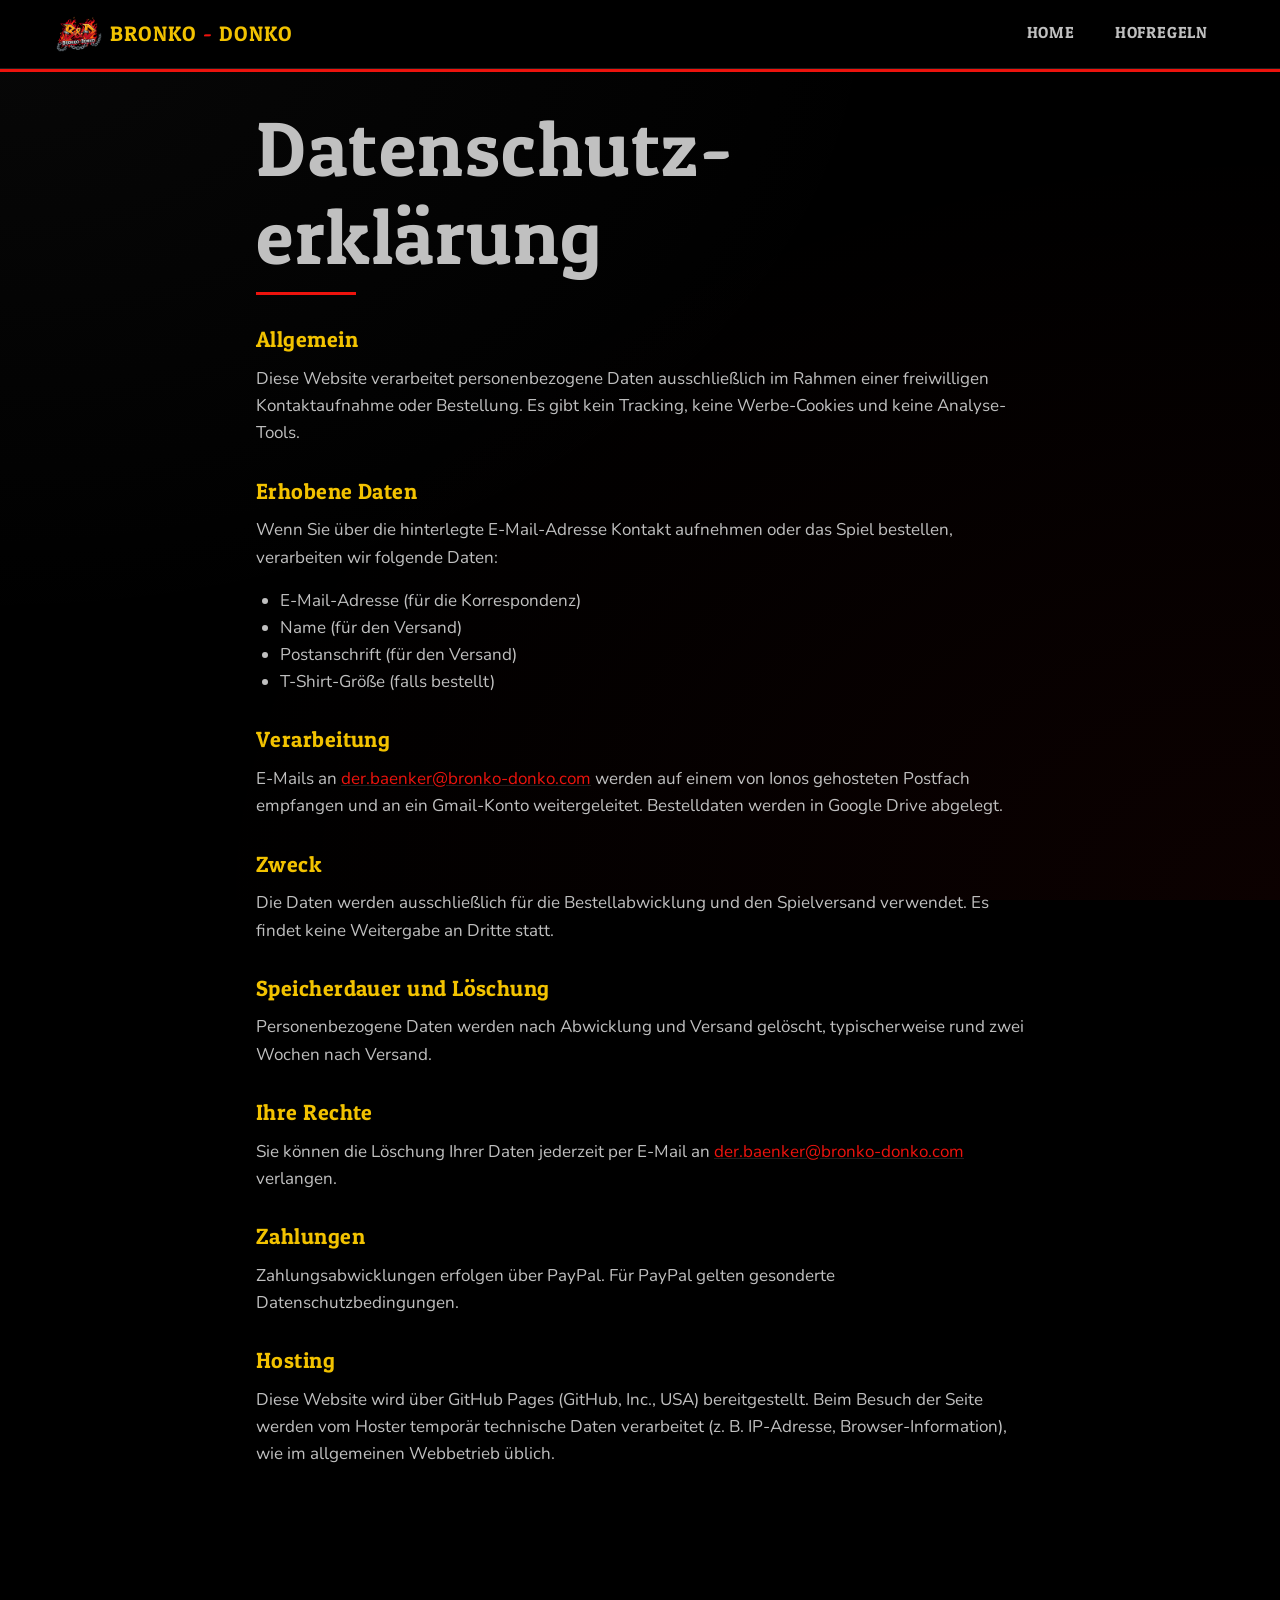
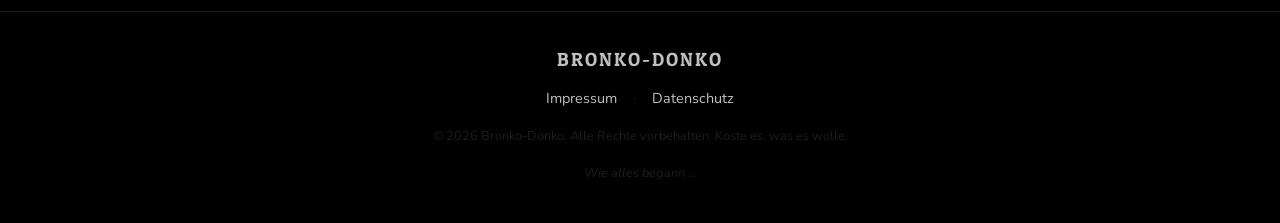
<file: datenschutzerklarung/index.html>
<!DOCTYPE html>
<html lang="de">
<head>
  <meta charset="UTF-8" />
  <link rel="icon" type="image/png" href="../assets/images/logo.png" />
  <link rel="apple-touch-icon" href="../assets/images/logo.png" />
  <meta name="viewport" content="width=device-width, initial-scale=1.0" />
  <title>Datenschutzerklärung · Bronko-Donko</title>
  <meta name="description" content="Datenschutzerklärung der Bronko-Donko-Website." />
  <meta name="robots" content="noindex" />
  <link rel="preconnect" href="https://fonts.googleapis.com" />
  <link rel="preconnect" href="https://fonts.gstatic.com" crossorigin />
  <link rel="stylesheet" href="https://fonts.googleapis.com/css2?family=Patua+One&family=Nunito:wght@400;700&display=swap" />
  <link rel="stylesheet" href="../css/styles.css?v=5" />
</head>
<body>
  <a href="#main" class="skip-link">Zum Inhalt springen</a>

  <header class="site-header">
    <div class="site-header__inner">
      <a href="../" class="brand"><img src="../assets/images/logo.png" alt="" class="brand__logo" width="46" height="36" />BRONKO<span class="brand__highlight">-</span>DONKO</a>
      <button class="nav-toggle" type="button" aria-label="Menü öffnen" aria-expanded="false" aria-controls="nav">
        <span class="nav-toggle__icon"></span>
      </button>
      <nav class="nav" id="nav" aria-label="Hauptmenü">
        <ul class="nav__list">
          <li><a class="nav__link" href="../">Home</a></li>
          <li><a class="nav__link" href="../hofregeln/">Hofregeln</a></li>
        </ul>
      </nav>
    </div>
  </header>

  <hr class="divider" />

  <main id="main" class="legal-page">
    <h1>Datenschutz&shy;erklärung</h1>

    <h2>Allgemein</h2>
    <p>Diese Website verarbeitet personenbezogene Daten ausschließlich im Rahmen einer freiwilligen Kontaktaufnahme oder Bestellung. Es gibt kein Tracking, keine Werbe-Cookies und keine Analyse-Tools.</p>

    <h2>Erhobene Daten</h2>
    <p>Wenn Sie über die hinterlegte E-Mail-Adresse Kontakt aufnehmen oder das Spiel bestellen, verarbeiten wir folgende Daten:</p>
    <ul class="bullet-list">
      <li>E-Mail-Adresse (für die Korrespondenz)</li>
      <li>Name (für den Versand)</li>
      <li>Postanschrift (für den Versand)</li>
      <li>T-Shirt-Größe (falls bestellt)</li>
    </ul>

    <h2>Verarbeitung</h2>
    <p>E-Mails an <a href="mailto:der.baenker@bronko-donko.com">der.baenker@bronko-donko.com</a> werden auf einem von Ionos gehosteten Postfach empfangen und an ein Gmail-Konto weitergeleitet. Bestelldaten werden in Google Drive abgelegt.</p>

    <h2>Zweck</h2>
    <p>Die Daten werden ausschließlich für die Bestellabwicklung und den Spielversand verwendet. Es findet keine Weitergabe an Dritte statt.</p>

    <h2>Speicherdauer und Löschung</h2>
    <p>Personenbezogene Daten werden nach Abwicklung und Versand gelöscht, typischerweise rund zwei Wochen nach Versand.</p>

    <h2>Ihre Rechte</h2>
    <p>Sie können die Löschung Ihrer Daten jederzeit per E-Mail an <a href="mailto:der.baenker@bronko-donko.com">der.baenker@bronko-donko.com</a> verlangen.</p>

    <h2>Zahlungen</h2>
    <p>Zahlungsabwicklungen erfolgen über PayPal. Für PayPal gelten gesonderte Datenschutzbedingungen.</p>

    <h2>Hosting</h2>
    <p>Diese Website wird über GitHub Pages (GitHub, Inc., USA) bereitgestellt. Beim Besuch der Seite werden vom Hoster temporär technische Daten verarbeitet (z. B. IP-Adresse, Browser-Information), wie im allgemeinen Webbetrieb üblich.</p>
  </main>

  <footer class="site-footer">
    <div class="site-footer__brand">BRONKO-DONKO</div>
    <ul class="site-footer__links">
      <li><a href="../impressum/">Impressum</a></li>
      <li class="sep">·</li>
      <li><a href="./">Datenschutz</a></li>
    </ul>
    <p class="site-footer__legal">© 2026 Bronko-Donko. Alle Rechte vorbehalten. Koste es, was es wolle.</p>
    <p class="site-footer__easter"><a href="../story/">Wie alles begann …</a></p>
  </footer>

  <script src="../js/app.js?v=3"></script>
</body>
</html>
</file>
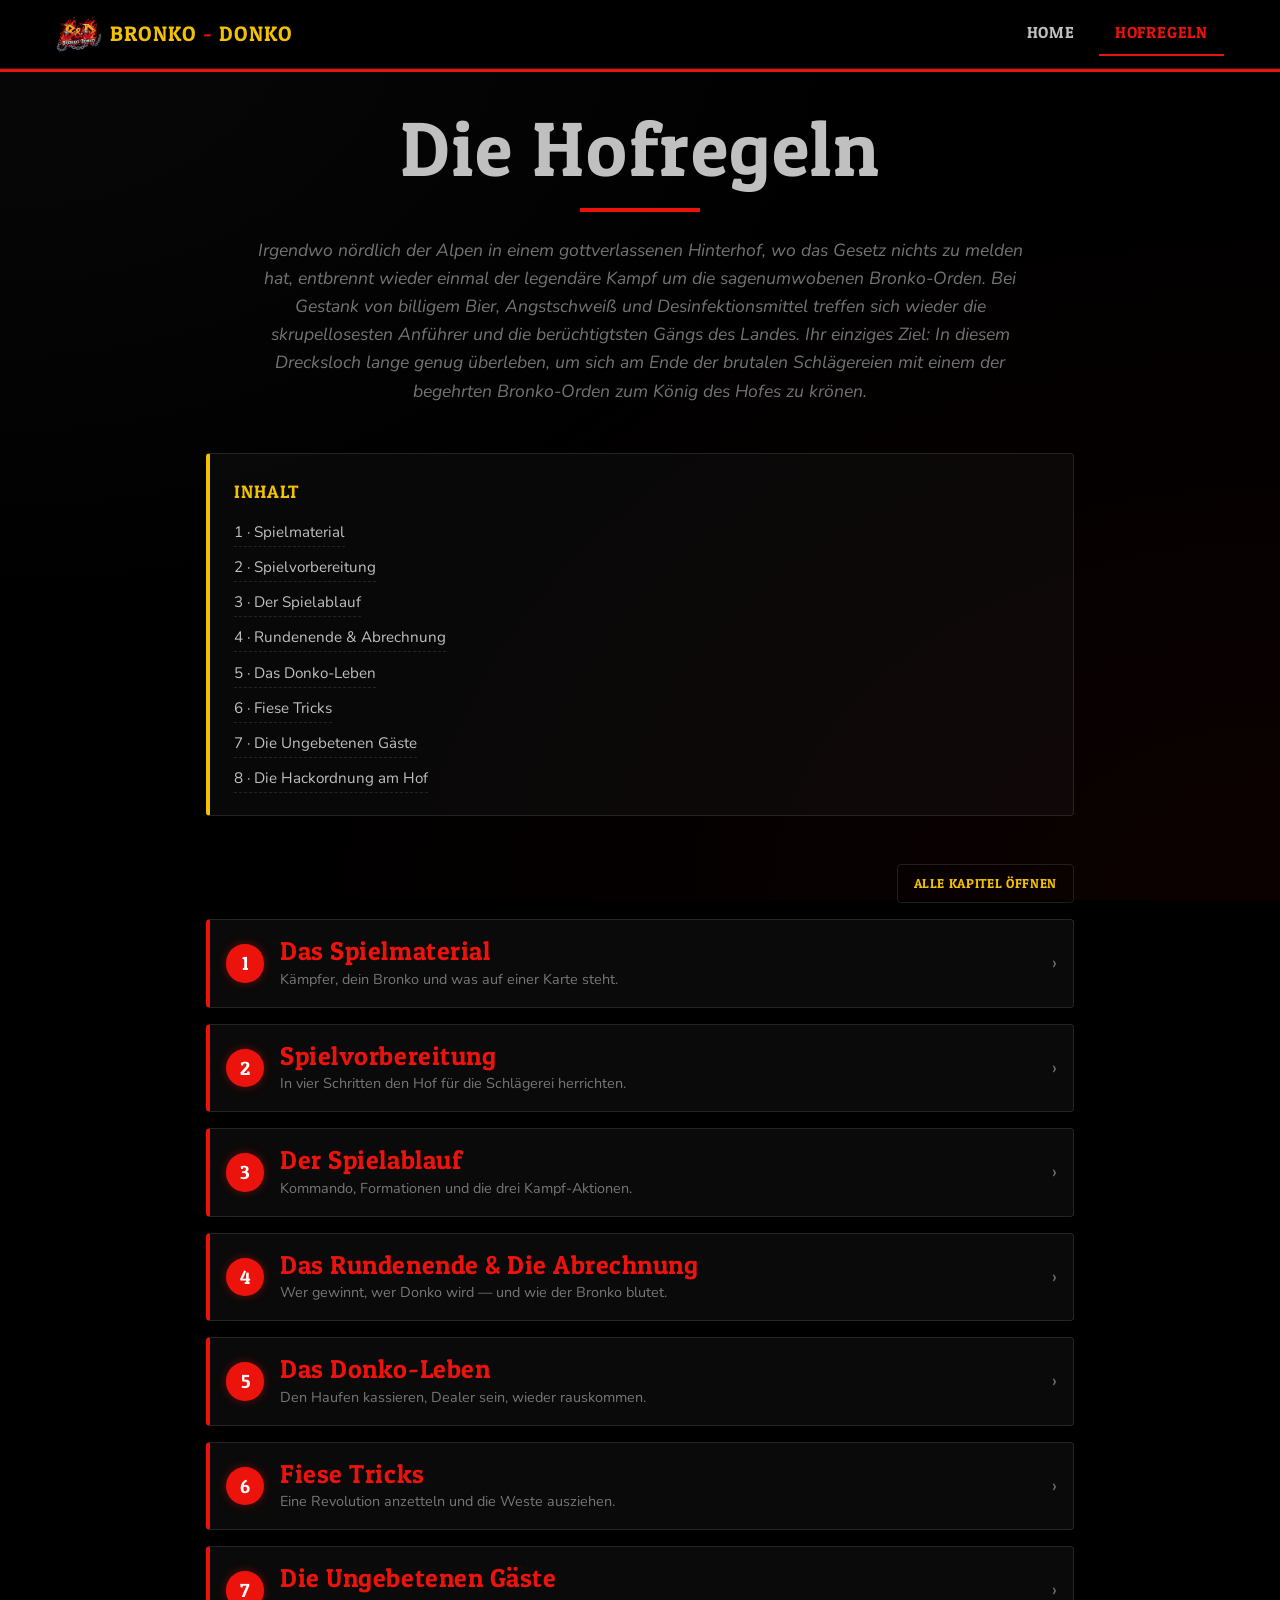
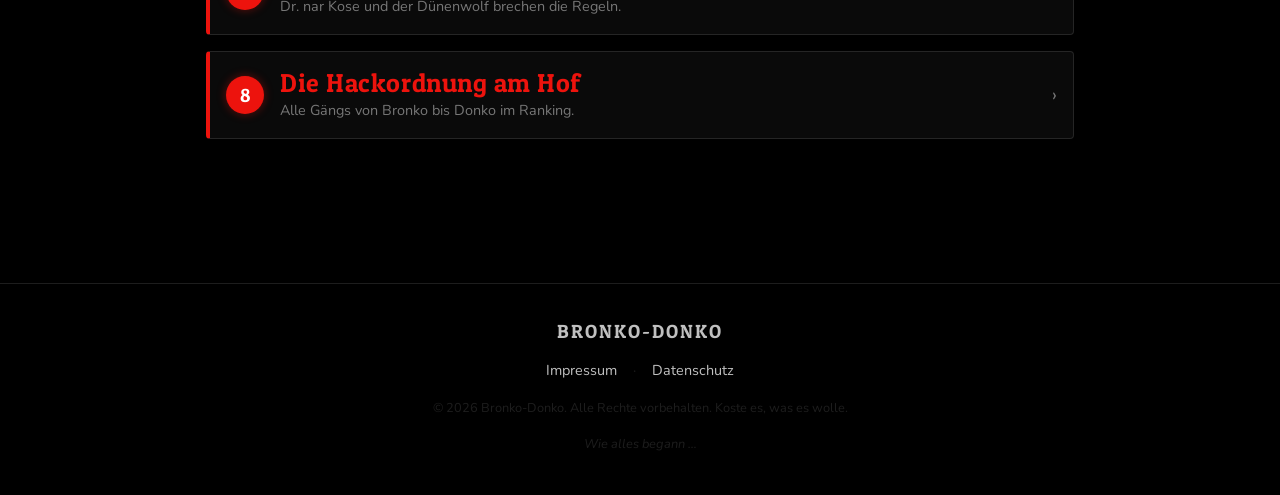
<file: hofregeln/index.html>
<!DOCTYPE html>
<html lang="de">
<head>
  <meta charset="UTF-8" />
  <link rel="icon" type="image/png" href="../assets/images/logo.png" />
  <link rel="apple-touch-icon" href="../assets/images/logo.png" />
  <meta name="viewport" content="width=device-width, initial-scale=1.0" />
  <title>Hofregeln · Bronko-Donko</title>
  <meta name="description" content="Die Hofregeln des Kartenspiels Bronko-Donko — Spielmaterial, Vorbereitung, Ablauf, Abrechnung, das Donko-Leben, fiese Tricks und die Gäng-Hierarchie." />
  <link rel="preconnect" href="https://fonts.googleapis.com" />
  <link rel="preconnect" href="https://fonts.gstatic.com" crossorigin />
  <link rel="stylesheet" href="https://fonts.googleapis.com/css2?family=Patua+One&family=Nunito:wght@400;700&display=swap" />
  <link rel="stylesheet" href="../css/styles.css?v=5" />
  <noscript><style>.reveal{opacity:1 !important;transform:none !important;}</style></noscript>
</head>
<body>
  <a href="#main" class="skip-link">Zum Inhalt springen</a>

  <header class="site-header">
    <div class="site-header__inner">
      <a href="../" class="brand"><img src="../assets/images/logo.png" alt="" class="brand__logo" width="46" height="36" />BRONKO<span class="brand__highlight">-</span>DONKO</a>
      <button class="nav-toggle" type="button" aria-label="Menü öffnen" aria-expanded="false" aria-controls="nav">
        <span class="nav-toggle__icon"></span>
      </button>
      <nav class="nav" id="nav" aria-label="Hauptmenü">
        <ul class="nav__list">
          <li><a class="nav__link" href="../">Home</a></li>
          <li><a class="nav__link is-active" href="./">Hofregeln</a></li>
        </ul>
      </nav>
    </div>
  </header>

  <hr class="divider" />

  <main id="main" class="hofregeln-page">

    <h1>Die Hofregeln</h1>

    <p class="hofregeln-page__intro">Irgendwo nördlich der Alpen in einem gottverlassenen Hinterhof, wo das Gesetz nichts zu melden hat, entbrennt wieder einmal der legendäre Kampf um die sagenumwobenen Bronko-Orden. Bei Gestank von billigem Bier, Angstschweiß und Desinfektionsmittel treffen sich wieder die skrupellosesten Anführer und die berüchtigtsten Gängs des Landes. Ihr einziges Ziel: In diesem Drecksloch lange genug überleben, um sich am Ende der brutalen Schlägereien mit einem der begehrten Bronko-Orden zum König des Hofes zu krönen.</p>

    <nav class="toc" aria-label="Inhalt">
      <div class="toc__title">Inhalt</div>
      <ul class="toc__list">
        <li><a class="toc__link" href="#kapitel1">1 · Spielmaterial</a></li>
        <li><a class="toc__link" href="#kapitel2">2 · Spielvorbereitung</a></li>
        <li><a class="toc__link" href="#kapitel3">3 · Der Spielablauf</a></li>
        <li><a class="toc__link" href="#kapitel4">4 · Rundenende &amp; Abrechnung</a></li>
        <li><a class="toc__link" href="#kapitel5">5 · Das Donko-Leben</a></li>
        <li><a class="toc__link" href="#kapitel6">6 · Fiese Tricks</a></li>
        <li><a class="toc__link" href="#kapitel7">7 · Die Ungebetenen Gäste</a></li>
        <li><a class="toc__link" href="#kapitel8">8 · Die Hackordnung am Hof</a></li>
      </ul>
    </nav>

    <div class="rules-tools">
      <button type="button" class="rules-toggle-all" data-toggle-all aria-expanded="false">Alle Kapitel öffnen</button>
    </div>

    <details class="chapter" id="kapitel1">
      <summary class="chapter__summary">
        <span class="chapter__num">1</span>
        <span class="chapter__head">
          <span class="chapter__title">Das Spielmaterial</span>
          <span class="chapter__teaser">Kämpfer, dein Bronko und was auf einer Karte steht.</span>
        </span>
        <span class="chapter__chevron" aria-hidden="true">&rsaquo;</span>
      </summary>
      <div class="chapter__body hofregeln-section">
        <p>Bronko-Donko verwendet zwei komplett getrennte Kartentypen. Sie unterscheiden sich grundlegend durch ihre Rückseite:</p>

        <div class="type-compare">
          <div class="type-card" id="kaempfer">
            <img class="type-card__img" src="../assets/images/cards/special/rueckseite.png" alt="Kämpfer-Rückseite mit B&amp;D-Logo" loading="lazy" />
            <div class="type-card__name">Die Kämpfer</div>
            <div class="type-card__meta">34 Karten · B&amp;D-Logo</div>
            <p class="type-card__desc"><strong>Die Kämpfer (34 Karten):</strong> Haben das <strong>B&amp;D-Logo</strong> auf der Rückseite. Das sind deine Handkarten, die du während der Schlägerei ausspielst.</p>
          </div>
          <div class="type-card" id="bronko-lp">
            <img class="type-card__img" src="../assets/images/placeholder.svg" alt="Bronko-LP-Karte – Grafik folgt" loading="lazy" />
            <div class="type-card__name">Dein Bronko</div>
            <div class="type-card__meta">2× 10 Karten · 100 LP · Faust</div>
            <p class="type-card__desc"><strong>Dein Bronko (LP):</strong> Trägt die <strong>Faust</strong> auf der Rückseite. Dein eigener Bronko ist deine Lebensanzeige — ein offener <strong>10-Karten-Stapel mit 100 LP</strong>. Wie er aufgebaut wird, steht in der Spielvorbereitung.</p>
          </div>
        </div>

        <div class="note-box"><strong>Nur die 4-Spieler-Ausgabe?</strong> Dann gibt es diese Bronko-LP-Karten leider nicht. Nimm einfach <strong>10 beliebige LP-Karten</strong> als Stapel und stell dir vor, dass jede davon <strong>10 LP</strong> repräsentiert.</div>

        <h3>Die Merkmale einer Kämpferkarte</h3>
        <p>Jede Kämpferkarte verfügt über wichtige Informationen, die du für den Kampf kennen musst:</p>

        <div class="card-anatomy">
          <div class="card-anatomy__fig">
            <img src="../assets/images/cards/burning-guenther-staerke.png" alt="Kämpferkarte Burning Günther – Stärke 8 der Bronko" loading="lazy" />
            <span class="anatomy-marker" style="left:18%;top:8%" aria-hidden="true"><span class="anatomy-marker__no">1</span><span class="anatomy-marker__txt">Stärke</span></span>
            <span class="anatomy-marker" style="left:9%;top:50%" aria-hidden="true"><span class="anatomy-marker__no">2</span><span class="anatomy-marker__txt">Farbe</span></span>
            <span class="anatomy-marker anatomy-marker--tr" style="left:82%;top:8%" aria-hidden="true"><span class="anatomy-marker__no">3</span><span class="anatomy-marker__txt">Schaden</span></span>
            <span class="anatomy-marker anatomy-marker--br" style="left:82%;top:96%" aria-hidden="true"><span class="anatomy-marker__no">4</span><span class="anatomy-marker__txt">Revolution</span></span>
          </div>
          <ul class="anatomy-legend">
            <li id="staerke"><b class="anat-no">1</b><strong>Die Stärke:</strong> Der Wert im normalen Kampf (0 bis 8). Wichtig, wenn du die Karten auf der Hand hältst: Diese reguläre Stärke ist immer vollflächig farbig ausgefüllt.</li>
            <li><b class="anat-no">2</b><strong>Die Farbe:</strong> Es gibt 4 Farben (<span class="t-red">Rot</span>, <span class="t-yel">Gelb</span>, <span class="t-grn">Grün</span>, <span class="t-blu">Blau</span>) für die Standardkarten sowie Weiß für die beiden Spezialkarten. Von jeder Stärke (1 bis 8) gibt es genau eine Karte pro Farbe. Farbe und Stärke sind entscheidend, um bestimmte <a class="rule-link" href="#formationen">Formationen</a> zu bilden.</li>
            <li id="schaden"><b class="anat-no">3</b><strong>Der Schaden:</strong> Abgebildet in einem gezackten Symbol in der jeweiligen Kartenfarbe. Die Zahl zeigt an, wie viele Lebenspunkte dich diese Karte am Ende der Runde kostet. Karten ohne dieses Symbol richten keinen Schaden an.</li>
            <li id="revolutionsstaerke"><b class="anat-no">4</b><strong>Die Revolutionsstärke:</strong> Diese Zahl steht auf dem Kopf und ist nur als feine Kontur gezeichnet. Sie wird erst wichtig, wenn im Hof eine <a class="rule-link" href="#revolution">Revolution</a> ausbricht und du deine Handkarten umdrehen musst.</li>
          </ul>
        </div>
      </div>
    </details>

    <details class="chapter" id="kapitel2">
      <summary class="chapter__summary">
        <span class="chapter__num">2</span>
        <span class="chapter__head">
          <span class="chapter__title">Spielvorbereitung</span>
          <span class="chapter__teaser">In vier Schritten den Hof für die Schlägerei herrichten.</span>
        </span>
        <span class="chapter__chevron" aria-hidden="true">&rsaquo;</span>
      </summary>
      <div class="chapter__body hofregeln-section">
        <p>Bevor die erste Faust fliegt, wird der Hinterhof für das Spiel bereitgemacht:</p>
        <ol class="steps-list">
          <li><img class="step-card" src="../assets/images/cards/special/orden.png" alt="Bronko-Orden-Karte" loading="lazy" /><strong>Den Hof aufräumen:</strong> Legt die <strong>Donko-Haufen-Karte</strong>, die <strong>Bronko-Blut-Karte</strong> und die 3 <a class="rule-link" href="#fluchtplan">Fluchtkarten</a> in die Tischmitte. Legt auch die 5 <strong>Bronko-Orden-Karten</strong> als Vorrat bereit (sie dienen dazu, auch längere Turniere wie z. B. ein „Best-of-5“ spielen zu können, um den wahren König zu ermitteln).</li>
          <li><img class="step-card" src="../assets/images/cards/special/mit-weste.png" alt="Weste-Karte – Seite „Mit Weste kämpfen“" loading="lazy" /><strong>Die Weste bereitlegen:</strong> Legt die beidseitig bedruckte <a class="rule-link" href="#weste">Weste-Karte</a> mit der Seite „mit Weste kämpfen“ nach oben gut sichtbar für alle aus.</li>
          <li><img class="step-card" src="../assets/images/placeholder.svg" alt="Bronko-LP-Karte – Grafik folgt" loading="lazy" /><strong>Deinen Bronko aufstellen:</strong> Jeder der beiden Spieler nimmt sich seinen <a class="rule-link" href="#bronko-lp">Bronko-LP-Stapel</a> aus 10 Karten und legt ihn offen vor sich ab — <strong>100 LP ganz oben, 10 LP ganz unten</strong>. Jede Karte zählt 10 LP, macht zusammen eine Start-Gesundheit von <strong>100 Lebenspunkten</strong>.</li>
          <li><img class="step-card" src="../assets/images/cards/special/rueckseite.png" alt="Kämpfer-Rückseite mit B&amp;D-Logo" loading="lazy" /><strong>Kämpfer anheuern:</strong> Mischt die 34 <a class="rule-link" href="#kaempfer">Kämpferkarten</a> (B&amp;D-Logo). Jeder der beiden Spieler erhält <strong>10 Karten</strong> verdeckt auf die Hand. Alle restlichen Kämpferkarten sind für diese Schlägerei aus dem Spiel.</li>
        </ol>
      </div>
    </details>

    <details class="chapter" id="kapitel3">
      <summary class="chapter__summary">
        <span class="chapter__num">3</span>
        <span class="chapter__head">
          <span class="chapter__title">Der Spielablauf</span>
          <span class="chapter__teaser">Kommando, Formationen und die drei Kampf-Aktionen.</span>
        </span>
        <span class="chapter__chevron" aria-hidden="true">&rsaquo;</span>
      </summary>
      <div class="chapter__body hofregeln-section">
        <p id="schlagabtausch">Ein gesamtes Spiel besteht aus mehreren <strong>Schlägereien</strong> (vollständige Runden vom Austeilen bis zur <a class="rule-link" href="#kapitel4">Abrechnung</a>). Das Ziel jeder Schlägerei ist es, als erster Spieler alle eigenen Handkarten loszuwerden. Eine Schlägerei unterteilt sich in viele kleine <strong>Schlagabtausche</strong> (Stiche auf dem Tisch). Wer einen Schlagabtausch eröffnet, hat <strong>das Kommando</strong> auf dem Hof und bestimmt die Regeln für diesen Moment.</p>

        <h3>Schlägerei ohne Donko</h3>
        <p>Liegt die Donko-Haufen-Karte in der Mitte (zu Spielbeginn oder nach einer Flucht), ist der Hof herrenlos. Dann eröffnet, wer den Kämpfer mit dem <strong>kleinsten Stärkewert</strong> hält – und muss diese Karte in der ersten Formation ausspielen. Die schwächste Karte überhaupt ist der <strong><span class="t-blu">blaue Donko</span></strong> (Stärke 1). Bei Gleichstand entscheidet die Farbe: <strong><span class="t-blu">Blau</span> &lt; <span class="t-grn">Grün</span> &lt; <span class="t-yel">Gelb</span> &lt; <span class="t-red">Rot</span></strong>. Die Spezialkarten <em>Dr. nar Kose</em> und <em>Dünenwolf</em> zählen hier nicht.</p>
        <div class="card-figures">
          <figure class="card-figure">
            <img src="../assets/images/cards/stolper-stef-staerke.png" alt="Der blaue Donko (Stärke 1) – die schwächste Startkarte" loading="lazy" />
          </figure>
        </div>
        <div class="note-box">
          <strong>Hinweis:</strong> Befindet sich die Donko-Haufen-Karte bereits im festen Besitz eines Spielers, entfällt diese Startregel. Der Donko hat dann automatisch das erste Kommando, sobald der <a class="rule-link" href="#verrat">Kartentausch</a> zu Rundenbeginn stattgefunden hat. Er darf den ersten Schlagabtausch mit einer <strong>beliebigen Formation seiner Wahl</strong> eröffnen und muss nicht seine schwächste Karte spielen.
        </div>

        <h3 id="formationen">Die Formationen</h3>
        <p>Wer das Kommando hat, eröffnet den Schlagabtausch mit einer von drei Formationen und legt damit den Typ und die exakte Kartenanzahl fest:</p>
        <div class="formation-grid">
          <div class="formation-card" id="solo">
            <div class="formation-card__head">
              <span class="formation-card__label">Solo</span>
              <span class="formation-card__count">1 Karte</span>
            </div>
            <div class="formation-card__cards"><span class="c-num c-red">7</span></div>
            <p class="formation-card__desc">Eine einzelne Kämpferkarte.</p>
          </div>
          <div class="formation-card" id="mob">
            <div class="formation-card__head">
              <span class="formation-card__label">Mob</span>
              <span class="formation-card__count">2–4 Karten</span>
            </div>
            <div class="formation-card__cards"><span class="c-num c-blu">5</span><span class="c-num c-yel">5</span><span class="c-num c-grn">5</span></div>
            <p class="formation-card__desc">Mehrere Kämpfer mit <em>exakt derselben Stärke</em> (hier ein 3er-Mob der Stärke 5). Der Dünenwolf kann als Joker <span class="c-num c-wht">?</span> mitmischen.</p>
          </div>
          <div class="formation-card" id="strasse">
            <div class="formation-card__head">
              <span class="formation-card__label">Straße</span>
              <span class="formation-card__count">ab 3 Karten</span>
            </div>
            <div class="formation-card__cards"><span class="c-num c-grn">3</span><span class="c-num c-grn">4</span><span class="c-num c-grn">5</span></div>
            <p class="formation-card__desc">Mindestens drei Karten <em>derselben Farbe</em> in ununterbrochener, aufsteigender Reihe. Der Dünenwolf springt als Joker <span class="c-num c-wht">?</span> ein.</p>
          </div>
        </div>

        <h3>Die Kampf-Aktionen</h3>
        <p>Der Gegner hat nun genau drei Optionen.</p>
        <div class="principle">
          <span class="principle__icon" aria-hidden="true">✊</span>
          <span class="principle__text">Es gilt das Gesetz des Hofes: Gleiches muss mit Gleichem bekämpft werden!</span>
        </div>
        <p>Typ und Kartenanzahl der Formation müssen exakt bedient werden.</p>
        <div class="action-list">
          <div class="action-card">
            <div class="action-card__head">
              <span class="action-card__icon" aria-hidden="true">&uarr;</span>
              <span class="action-card__label">Schlagen</span>
            </div>
            <p class="action-card__desc">Du spielst eine <em>stärkere</em> Formation desselben Typs und derselben Kartenanzahl aus. Deine Karten liegen nun obenauf und setzen den neuen Maßstab.</p>
            <div class="example-box">
              <strong class="example-title">Beispiel für Schlagen:</strong>
              Liegt im Hof ein <strong>2er-Mob der Stärke 5</strong> (<span class="c-num c-blu">5</span>-<span class="c-num c-yel">5</span>), kannst du diesen mit einem stärkeren <strong>2er-Mob der Stärke 7</strong> (<span class="c-num c-red">7</span>-<span class="c-num c-grn">7</span>) schlagen. Kartenanzahl und Typ (Mob) bleiben gleich, die Stärke steigt.
            </div>
          </div>
          <div class="action-card">
            <div class="action-card__head">
              <span class="action-card__icon" aria-hidden="true">✊</span>
              <span class="action-card__label">Wegboxen</span>
            </div>
            <p class="action-card__desc">Du spielst eine Formation mit dem <em>exakt identischen Stärkewert</em> der aktuell liegenden Formation aus. <strong>Das beendet den Schlagabtausch sofort!</strong> Alle liegenden Karten werden beiseitegelegt. Du übernehmst das Kommando und eröffnest den nächsten Schlagabtausch.</p>
            <div class="example-box">
              <strong class="example-title">Beispiel für Wegboxen:</strong>
              Ein Gegner spielt eine Straße (<span class="c-num c-grn">4</span>-<span class="c-num c-grn">5</span>-<span class="c-num c-grn">6</span>). Du hast ebenfalls eine Straße der gleichen Werte auf der Hand, z. B. in Blau (<span class="c-num c-blu">4</span>-<span class="c-num c-blu">5</span>-<span class="c-num c-blu">6</span>), und spielst diese aus – damit boxt du den Schlagabtausch augenblicklich weg und übernehmst das Kommando.
            </div>
          </div>
          <div class="action-card">
            <div class="action-card__head">
              <span class="action-card__icon" aria-hidden="true">&darr;</span>
              <span class="action-card__label">Ducken</span>
            </div>
            <p class="action-card__desc">Du passt und bist für den <em>aktuellen</em> Schlagabtausch komplett raus.</p>
          </div>
        </div>

        <h4>Unschlagbare Formationen <span class="faust-icon">✊</span></h4>
        <p>Die <span class="faust-icon">✊</span>-Faust kennzeichnet die jeweils stärkste Karte des Hofes: Im <strong>normalen Spiel</strong> trägt sie der <strong>Bronko</strong> (Stärke 8), in einer <a class="rule-link" href="#revolution">Revolution</a> der <strong>Donko</strong> (Revolutionsstärke 7, da dort alle Karten umgedreht sind). Jede Formation, die die Faust-Karte enthält, ist <strong>unschlagbar</strong> — sie kann weder geschlagen noch weggeboxt werden. Wer sie ausspielt, beendet den aktuellen Schlagabtausch sofort und behält das Kommando.</p>
        <div class="card-figures">
          <figure class="card-figure">
            <img src="../assets/images/cards/burning-guenther-staerke.png" alt="Bronko-Karte (Stärke 8) mit Faust-Symbol" loading="lazy" />
          </figure>
          <figure class="card-figure">
            <img src="../assets/images/cards/trottel-troy-staerke.png" alt="Donko-Karte (Stärke 1) mit Faust auf der Revolutionsseite" loading="lazy" />
          </figure>
        </div>
        <div class="example-box">
          <strong class="example-title">Beispiel für Unschlagbarkeit:</strong>
          <strong>Im normalen Spiel:</strong> Eine ausgespielte Straße (<span class="c-num c-red">5</span>-<span class="c-num c-red">6</span>-<span class="c-num c-red">7</span>-<span class="c-num c-red">8</span> <span class="faust-icon">✊</span>) enthält den Bronko und ist absolut unschlagbar — niemand kann kontern, alle müssen passen.<br><br><strong>In der Revolution:</strong> Dasselbe gilt für jede Formation mit dem Donko (dann Revolutionsstärke 7 <span class="faust-icon">✊</span>). <strong>Einzige Ausnahme:</strong> Einen einzeln gespielten Donko (<a class="rule-link" href="#solo">Solo</a>) schlägt <a class="rule-link" href="#drkose">Dr. nar Kose</a> mit seiner Revolutionsstärke 8 trotzdem.
        </div>

        <p>Ein Schlagabtausch endet ansonsten, wenn eine Formation weggeboxt wurde oder der Gegner sich weggeduckt hat. Wer zuletzt Karten gelegt hat, übernimmt das Kommando für den nächsten Schlagabtausch.</p>
      </div>
    </details>

    <details class="chapter" id="kapitel4">
      <summary class="chapter__summary">
        <span class="chapter__num">4</span>
        <span class="chapter__head">
          <span class="chapter__title">Das Rundenende &amp; Die Abrechnung</span>
          <span class="chapter__teaser">Wer gewinnt, wer Donko wird — und wie der Bronko blutet.</span>
        </span>
        <span class="chapter__chevron" aria-hidden="true">&rsaquo;</span>
      </summary>
      <div class="chapter__body hofregeln-section">
        <p>Sobald ein Spieler seine <strong>letzte Handkarte ablegt</strong>, endet die Schlägerei augenblicklich. Damit werden beide Rollen vergeben: Der <strong>Gewinner</strong> wird zum <strong>Bronko</strong> (Boss) und erhält die <strong>Bronko-Blut-Karte</strong>. Der <strong>Verlierer</strong> wird zum <strong>Donko</strong> und nimmt die <strong>Donko-Haufen-Karte</strong> zu sich (bzw. behält sie, falls er schon Donko war) – es sei denn, er befreit sich in dieser Runde durch seine <a class="rule-link" href="#fluchtplan">Flucht</a>. Was das Donko-Dasein bedeutet, steht in <a class="rule-link" href="#kapitel5">Kapitel 5</a>. Nun folgt die Abrechnung für den Verlierer:</p>

        <div class="card-figures">
          <figure class="card-figure">
            <img src="../assets/images/cards/special/bronko-blut.png" alt="Bronko-Blut-Karte" loading="lazy" />
          </figure>
          <figure class="card-figure">
            <img src="../assets/images/cards/special/donko-haufen.png" alt="Donko-Haufen-Karte" loading="lazy" />
          </figure>
        </div>

        <div class="flow">
          <div class="flow__step">
            <h3>1. Schadensberechnung</h3>
            <p>Der Verlierer addiert die Schadenswerte seiner verbliebenen Handkarten. Karten ohne Schadenswert richten keinen Schaden an.</p>
          </div>
          <div class="flow__step">
            <h3>2. Schaden aufrunden – der Bronko blutet</h3>
            <p>Der erlittene Schaden wird <strong>immer auf die nächste volle 10 aufgerundet</strong>. Für je 10 LP wirft der Verlierer die <strong>oberste Karte seines <a class="rule-link" href="#bronko-lp">Bronko-LP-Stapels</a></strong> ab — sein Bronko blutet und verliert Lebenspunkte. Die neue oberste Karte zeigt seine verbleibenden LP.</p>
            <div class="example-box">
              <strong class="example-title">Beispiel zum Aufrunden:</strong>
              <strong>2 Schaden</strong> werden auf 10 LP aufgerundet → 1 Karte abwerfen.
              <strong>10 Schaden</strong> bleiben 10 LP → ebenfalls 1 Karte.
              <strong>11 Schaden</strong> werden auf 20 LP aufgerundet → 2 Karten abwerfen.
              <strong>20 Schaden</strong> (z. B. <a class="rule-link" href="#drkose">Dr. nar Kose</a>) → 2 Karten.<br><br>
              <strong>0 Schaden:</strong> Wer keine Karten mit Schadenswert mehr auf der Hand hält, verliert keine LP-Karte. Übersteht der <a class="rule-link" href="#kapitel5">Donko</a> die Schlägerei sogar ganz <strong>ohne LP-Verlust</strong> – also auch ohne eine über die <a class="rule-link" href="#weste">Weste</a> verlorene LP-Karte –, darf er dafür eine <a class="rule-link" href="#fluchtplan">Fluchtkarte</a> ablegen.
            </div>
          </div>
          <div class="flow__step">
            <h3>Spielende &amp; Turniersieg</h3>
            <p>Wirft ein Spieler seine <strong>letzte LP-Karte</strong> ab, ist sein Bronko <strong>umgenockt (0 LP)</strong> und das Spiel <strong>endet sofort</strong>. Der andere Spieler gewinnt und erhält eine <strong>Bronko-Orden-Karte</strong>. Wer das Turnier (z. B. „Best-of-5“) für sich entscheiden will, sammelt über mehrere Spiele die meisten Orden.</p>
          </div>
        </div>
      </div>
    </details>

    <details class="chapter" id="kapitel5">
      <summary class="chapter__summary">
        <span class="chapter__num">5</span>
        <span class="chapter__head">
          <span class="chapter__title">Das Donko-Leben</span>
          <span class="chapter__teaser">Den Haufen kassieren, Dealer sein, wieder rauskommen.</span>
        </span>
        <span class="chapter__chevron" aria-hidden="true">&rsaquo;</span>
      </summary>
      <div class="chapter__body hofregeln-section">
        <p>Der <strong>Verlierer</strong> einer Schlägerei ist der <strong>Donko</strong> und trägt die <strong>Donko-Haufen-Karte</strong> (vergeben in der <a class="rule-link" href="#kapitel4">Abrechnung</a>). Solange du den Haufen hast, ziehst du mit Handicap in die nächste Schlägerei – darfst sie dafür aber eröffnen.</p>

        <h3>Was der Donko muss – und darf</h3>
        <div class="action-list">
          <div class="action-card">
            <div class="action-card__head">
              <span class="action-card__icon" aria-hidden="true">&#8635;</span>
              <span class="action-card__label">Dealer</span>
            </div>
            <p class="action-card__desc">Mischt und teilt die <a class="rule-link" href="#kaempfer">Kämpferkarten</a> für die nächste Schlägerei aus – die Drecksarbeit bleibt am Donko hängen.</p>
          </div>
          <div class="action-card">
            <div class="action-card__head">
              <span class="action-card__icon" aria-hidden="true">&#8644;</span>
              <span class="action-card__label">Verrat</span>
            </div>
            <p class="action-card__desc">Gibt seine 2 stärksten Handkarten an den Bronko ab und bekommt 2 beliebige zurück (Details beim <a class="rule-link" href="#verrat">Verrat</a>).</p>
          </div>
          <div class="action-card">
            <div class="action-card__head">
              <span class="action-card__icon" aria-hidden="true">✊</span>
              <span class="action-card__label">Erstes Kommando</span>
            </div>
            <p class="action-card__desc">Darf dafür den ersten <a class="rule-link" href="#schlagabtausch">Schlagabtausch</a> mit einer beliebigen Formation eröffnen.</p>
          </div>
        </div>

        <h3>Raus aus der Donko-Rolle</h3>
        <p>Den Haufen wirst du nur auf zwei Wegen wieder los:</p>
        <div class="action-list">
          <div class="action-card">
            <div class="action-card__head">
              <span class="action-card__icon" aria-hidden="true">&uarr;</span>
              <span class="action-card__label">Bronko werden</span>
            </div>
            <p class="action-card__desc">Gewinn die Schlägerei und steig zum Bronko auf – der Haufen wandert sofort zum Gegner, dem neuen Donko.</p>
          </div>
          <div class="action-card">
            <div class="action-card__head">
              <span class="action-card__icon" aria-hidden="true">&rarr;</span>
              <span class="action-card__label">Fliehen</span>
            </div>
            <p class="action-card__desc">Arbeite deine 3 <a class="rule-link" href="#fluchtplan">Fluchtkarten</a> ab – dann bist du den Fluch los.</p>
          </div>
        </div>

        <h3 id="fluchtplan">Der Fluchtplan im Detail</h3>
        <p>Sobald ein Spieler die Donko-Haufen-Karte aufgedrückt bekommt, nimmt er sich <strong>sofort alle 3 Fluchtkarten</strong> aus der Mitte.</p>
        <div class="card-figures">
          <figure class="card-figure">
            <img src="../assets/images/cards/special/flucht-1.png" alt="Fluchtkarte 1" loading="lazy" />
          </figure>
          <figure class="card-figure">
            <img src="../assets/images/cards/special/flucht-2.png" alt="Fluchtkarte 2" loading="lazy" />
          </figure>
          <figure class="card-figure">
            <img src="../assets/images/cards/special/flucht-3.png" alt="Fluchtkarte 3" loading="lazy" />
          </figure>
        </div>
        <ul>
          <li>Eine <strong>erfolgreiche Flucht</strong> gelingt nur in einer <strong>schadenfreien Schlägerei</strong>: Der Donko hält am Ende <strong>ausschließlich Karten ohne Schadenswert</strong> (Donko, Cobra, Hipster) auf der Hand <strong>und</strong> verliert <strong>keine</strong> LP-Karte über die <a class="rule-link" href="#weste">Weste</a>. Dann darf er sofort <strong>eine seiner Fluchtkarten zurück in die Mitte legen</strong>.</li>
          <li>Sobald der Donko seine <strong>dritte und letzte Fluchtkarte</strong> abgegeben hat, bricht er den Fluch: Die Donko-Haufen-Karte wandert sofort <strong>zurück in die Tischmitte</strong> (statt bei ihm zu bleiben). Die nächste Runde startet als <a class="rule-link" href="#kapitel3">Schlägerei ohne Donko</a>.</li>
          <li><strong>Steigt der Donko zum Bronko auf</strong> (er gewinnt die Schlägerei), wandern alle bei ihm verbliebenen Fluchtkarten sofort zurück in die Mitte – damit der neue Donko sie nehmen kann.</li>
        </ul>

        <h3 id="verrat">Der Verrat</h3>
        <div class="swap-diagram">
          <div class="swap-party">
            <img class="swap-party__card" src="../assets/images/cards/special/donko-haufen.png" alt="Donko-Haufen-Karte" loading="lazy" />
            <span class="swap-party__role">Donko</span>
            <span class="swap-party__sub">der Verlierer</span>
          </div>
          <div class="swap-arrows" aria-hidden="true">
            <div class="swap-arrow swap-arrow--give"><span class="swap-arrow__txt">2 stärkste Karten</span></div>
            <div class="swap-arrow swap-arrow--back"><span class="swap-arrow__txt">2 beliebige Karten</span></div>
          </div>
          <div class="swap-party">
            <img class="swap-party__card" src="../assets/images/cards/special/bronko-blut.png" alt="Bronko-Blut-Karte" loading="lazy" />
            <span class="swap-party__role">Bronko</span>
            <span class="swap-party__sub">der Boss</span>
          </div>
        </div>
        <p>Zu Beginn jeder neuen Schlägerei (direkt nachdem der Donko die Karten gemischt und ausgeteilt hat) findet der Kartentausch statt: Der Donko muss seine zwei stärksten Handkarten an den amtierenden Bronko übergeben. Ausschlaggebend ist hierbei die reine <strong><a class="rule-link" href="#staerke">Basis-Stärke</a></strong> (Zahl oben links). Besitzt der Donko mehrere Karten mit demselben höchsten Stärkewert, wählt er die Farbe selbst aus. Der Bronko reicht ihm im Gegenzug zwei beliebige Handkarten seiner Wahl zurück. Der Bronko hat hierbei die freie Wahl und darf dem Donko auch eine oder beide der soeben erhaltenen Karten direkt wieder zurückgeben. Spezialkarten (die <a class="rule-link" href="#kapitel7">Ungebetenen Gäste</a>) sind vom Verrat grundsätzlich ausgeschlossen.</p>
      </div>
    </details>

    <details class="chapter" id="kapitel6">
      <summary class="chapter__summary">
        <span class="chapter__num">6</span>
        <span class="chapter__head">
          <span class="chapter__title">Fiese Tricks</span>
          <span class="chapter__teaser">Eine Revolution anzetteln und die Weste ausziehen.</span>
        </span>
        <span class="chapter__chevron" aria-hidden="true">&rsaquo;</span>
      </summary>
      <div class="chapter__body hofregeln-section">
        <h3 id="revolution">Revolution</h3>
        <p>Wird von einem Spieler ein <strong><a class="rule-link" href="#mob">4er-Mob</a></strong> ausgespielt, zettelt er eine Revolution an.</p>
        <div class="flip-demo">
          <div class="flip-demo__item">
            <img class="flip-demo__card" src="../assets/images/cards/trottel-troy-staerke.png" alt="Donko-Karte mit normaler Stärke 1" loading="lazy" />
            <span class="flip-demo__label">Donko · normale Stärke <b>1</b></span>
          </div>
          <span class="flip-demo__arrow" aria-hidden="true">&#8635;</span>
          <div class="flip-demo__item">
            <img class="flip-demo__card flip-demo__card--flipped" src="../assets/images/cards/trottel-troy-staerke.png" alt="Dieselbe Donko-Karte um 180 Grad gedreht – Revolutionsstärke 7 mit Faust" loading="lazy" />
            <span class="flip-demo__label">Donko · Revolutionsstärke <b>7</b> <span class="faust-icon">✊</span></span>
          </div>
        </div>
        <ul>
          <li><strong>Die Revolution vereiteln:</strong> Der Gegner kann die Revolution im selben <a class="rule-link" href="#schlagabtausch">Schlagabtausch</a> abwehren, indem er einen <em>stärkeren 4er-Mob</em> drüberlegt. Dann läuft das Spiel ganz normal weiter.
            <div class="example-box">
              <strong class="example-title">Beispiel für eine vereitelte Revolution:</strong>
              Spieler A will den Hof stürzen und legt einen <strong>4er-Mob der Stärke 5</strong> (<span class="c-num c-blu">5</span>-<span class="c-num c-yel">5</span>-<span class="c-num c-grn">5</span>-<span class="c-num c-red">5</span>). Der Gegner kontert sofort mit einem stärkeren <strong>4er-Mob der Stärke 7</strong> (<span class="c-num c-blu">7</span>-<span class="c-num c-yel">7</span>-<span class="c-num c-grn">7</span>-<span class="c-num c-red">7</span>). Die Revolution ist im Keim erstickt; das Spiel läuft normal weiter, ohne dass die Karten gedreht werden.
            </div>
          </li>
          <li><strong>Erfolg &amp; Neue Stärken:</strong> Wird der 4er-Mob nicht geschlagen, bricht die Revolution aus. Alle Spieler müssen ihre Handkarten sofort um 180 Grad drehen. Ab jetzt gelten ausschließlich die auf dem Kopf stehenden <strong><a class="rule-link" href="#revolutionsstaerke">Revolutionsstärken</a> (unten rechts)</strong> als neue Basis-Stärken für alle Mobs und Straßen. Eine Revolution bleibt so lange aktiv, bis die Schlägerei endet oder eine erneute Revolution die Stärken wieder umkehrt.
            <div class="example-box">
              <strong class="example-title">Beispiel für eine erfolgreiche Revolution:</strong>
              Niemand kann den 4er-Mob schlagen. Alle müssen ihre Karten auf den Kopf drehen. Wer eben noch schwache <strong>Donkos (alte Stärke 1)</strong> auf der Hand hatte, hält nun plötzlich unboxbare Kampfmaschinen mit der <strong>neuen Revolutionsstärke 7 <span class="faust-icon">✊</span></strong> in den Händen.
            </div>
          </li>
        </ul>

        <h3 id="weste">Weste ausziehen</h3>
        <p>Die <strong>Weste-Karte</strong> ist beidseitig bedruckt und liegt zu Beginn auf der Seite „mit Weste kämpfen“ aus. Wer den <em>Dünenwolf</em> besitzt, darf den Hof eskalieren lassen: Noch <strong>vor dem ersten <a class="rule-link" href="#schlagabtausch">Schlagabtausch</a></strong> (bei einem amtierenden Donko also direkt nach dem <a class="rule-link" href="#verrat">Kartentausch</a>) opfert er den Dünenwolf (legt ihn beiseite – für diese Schlägerei aus dem Spiel) und dreht die Weste auf <strong>„ohne Weste kämpfen“</strong>. Das Opfer zählt nicht als Aufspiel; der reguläre Startspieler eröffnet danach.</p>
        <div class="toggle-demo">
          <figure>
            <img src="../assets/images/cards/special/mit-weste.png" alt="Weste-Karte Seite Mit Weste kämpfen" loading="lazy" />
            <figcaption>mit Weste kämpfen</figcaption>
          </figure>
          <span class="toggle-demo__arrow" aria-hidden="true">&harr;</span>
          <figure>
            <img src="../assets/images/cards/special/ohne-weste.png" alt="Weste-Karte Seite Ohne Weste kämpfen" loading="lazy" />
            <figcaption>ohne Weste kämpfen</figcaption>
          </figure>
        </div>
        <p>Ohne Weste wird ungeschützt gekämpft – und das kostet beide Spieler:</p>
        <ul>
          <li>Jeder legt sofort die <strong>oberste Karte seines <a class="rule-link" href="#bronko-lp">Bronko-LP-Stapels</a> (10 LP)</strong> offen in die Mitte.</li>
          <li><strong>Gewinnst du die Schlägerei</strong> (wirst Bronko), nimmst du die Karte unbeschadet zurück auf deinen Stapel.</li>
          <li><strong>Gewinnst du sie nicht</strong>, ist die Karte verloren (= 10 LP). Sie wird noch <strong>vor der <a class="rule-link" href="#kapitel4">Schadensabrechnung</a></strong> abgeworfen.</li>
          <li>Nach der Schlägerei wird die Weste-Karte wieder auf <strong>„mit Weste kämpfen"</strong> zurückgedreht.</li>
        </ul>
      </div>
    </details>

    <details class="chapter" id="kapitel7">
      <summary class="chapter__summary">
        <span class="chapter__num">7</span>
        <span class="chapter__head">
          <span class="chapter__title">Die Ungebetenen Gäste</span>
          <span class="chapter__teaser">Dr. nar Kose und der Dünenwolf brechen die Regeln.</span>
        </span>
        <span class="chapter__chevron" aria-hidden="true">&rsaquo;</span>
      </summary>
      <div class="chapter__body hofregeln-section">
        <p>Es existieren zwei einzigartige Kämpferkarten im Deck, die sich nicht an die normalen Gesetze des Hofes halten. Beide sind grundsätzlich <strong>immun gegen den Kartentausch (<a class="rule-link" href="#verrat">Verrat</a>)</strong> zu Rundenbeginn.</p>

        <div class="statblock" id="drkose">
          <div class="statblock__img">
            <img src="../assets/images/cards/dr-nar-kose.png" alt="Spielkarte Dr. nar Kose" loading="lazy" />
          </div>
          <div class="statblock__main">
            <div class="statblock__name">Dr. nar Kose</div>
            <div class="statblock__stats">
              <span class="stat-chip">Stärke <b>0</b></span>
              <span class="stat-chip">Revolutionsstärke <b>8</b></span>
              <span class="stat-chip">Schaden <b>20</b></span>
            </div>
            <ul>
              <li><strong>Einzelgänger:</strong> Darf ausschließlich als einzelne <a class="rule-link" href="#solo">Solo-Karte</a> gespielt werden und kann niemals Teil eines <a class="rule-link" href="#mob">Mobs</a> oder einer <a class="rule-link" href="#strasse">Straße</a> sein.</li>
              <li><strong>Unantastbar:</strong> Da die Basis-Stärke 0 und die Revolutionsstärke 8 bei Standardkarten nicht existieren, kann diese Karte im normalen Spielverlauf niemals weggeboxt werden.</li>
              <li><strong>Chaot:</strong> Bei einer aktiven <a class="rule-link" href="#revolution">Revolution</a> wird der Doktor mit der Revolutionsstärke 8 zur mächtigsten Karte im Spiel — als Einziger schlägt er sogar einen einzeln (<a class="rule-link" href="#solo">Solo</a>) ausgespielten Donko, obwohl dieser die Faust trägt.</li>
              <li><strong>Risiko:</strong> Verbleibt die Karte am Rundenende auf der Hand, erleidet der Spieler 20 Schadenspunkte.</li>
            </ul>
          </div>
        </div>

        <div class="statblock">
          <div class="statblock__img">
            <img src="../assets/images/cards/duenenwolf.png" alt="Spielkarte Der Dünenwolf" loading="lazy" />
          </div>
          <div class="statblock__main">
            <div class="statblock__name">Der Dünenwolf</div>
            <div class="statblock__stats">
              <span class="stat-chip">Stärke <b>Joker</b></span>
              <span class="stat-chip">Schaden <b>20</b></span>
            </div>
            <ul>
              <li><strong>Herdentier:</strong> Darf niemals als einzelne <a class="rule-link" href="#solo">Solo-Karte</a> ausgespielt werden. Er muss immer Teil eines <a class="rule-link" href="#mob">Mobs</a> oder einer <a class="rule-link" href="#strasse">Straße</a> sein.</li>
              <li><strong>Opfer:</strong> Kann vor Rundenbeginn geopfert werden, um die <a class="rule-link" href="#weste">Weste ausziehen</a> zu lassen.</li>
              <li><strong>Gestaltwandler:</strong> Ersetzt jede beliebige Farbe und Stärke (1 bis 8), um eine Kombination zu vervollständigen. Er kann nicht die Gestalt von Dr. nar Kose annehmen.</li>
              <li><strong>Klauen:</strong> Liegt der Dünenwolf in einer offenen Formation auf dem Tisch und ein beliebiger Spieler hält exakt die reale Karte auf der Hand, die der Wolf gerade ersetzt, darf dieser Spieler den Wolf austauschen. Diese Aktion darf auch außerhalb der regulären Zugreihenfolge durchgeführt werden. Der Spieler ruft „Wolfsblut!“, fügt die echte Karte der Formation hinzu und nimmt den Dünenwolf auf die Hand. Der geklaute Wolf ist für den restlichen Schlagabtausch gesperrt und darf erst im nächsten Schlagabtausch wieder eingesetzt werden.</li>
              <li><strong>Falle:</strong> Hat ein Spieler das Kommando und hält nur noch den Dünenwolf als letzte Karte, kann er diesen nicht legal ausspielen (da er niemals solo spielbar ist). Der Spieler muss passen und verliert die Schlägerei.</li>
            </ul>
          </div>
        </div>
      </div>
    </details>

    <details class="chapter" id="kapitel8">
      <summary class="chapter__summary">
        <span class="chapter__num">8</span>
        <span class="chapter__head">
          <span class="chapter__title">Die Hackordnung am Hof</span>
          <span class="chapter__teaser">Alle Gängs von Bronko bis Donko im Ranking.</span>
        </span>
        <span class="chapter__chevron" aria-hidden="true">&rsaquo;</span>
      </summary>
      <div class="chapter__body hofregeln-section">
        <p>Vom gefürchteten Bronko ganz oben bis zum Donko ganz unten — und den zwei ungebetenen Gästen, die sich an keine Hofregeln halten.</p>
        <div class="hierarchy">
          <div class="hier-row reveal">
            <div class="hier-row__rank">8</div>
            <img class="hier-row__logo" src="../assets/images/gangs/bronkos.png" alt="" loading="lazy" />
            <div class="hier-row__main">
              <span class="hier-row__name"><a class="rule-link" href="../#gang-bronkos">Bronko</a> <span class="faust-icon" title="Unschlagbar – trägt die Faust">✊</span></span>
              <span class="hier-row__sub">Die Bronkos · 4 Karten im Deck</span>
              <div class="hier-row__stats">
                <span class="hier-stat">Revolutions-Stärke <b>0</b></span>
                <span class="hier-stat">Schaden <b class="hier-dmg hier-dmg--high">11</b></span>
              </div>
            </div>
          </div>

          <div class="hier-row reveal">
            <div class="hier-row__rank">7</div>
            <img class="hier-row__logo" src="../assets/images/gangs/moneyboyz.png" alt="" loading="lazy" />
            <div class="hier-row__main">
              <span class="hier-row__name"><a class="rule-link" href="../#gang-moneyboyz">Moneyboy</a></span>
              <span class="hier-row__sub">Die Moneyboyz · 4 Karten im Deck</span>
              <div class="hier-row__stats">
                <span class="hier-stat">Revolutions-Stärke <b>1</b></span>
                <span class="hier-stat">Schaden <b class="hier-dmg">4</b></span>
              </div>
            </div>
          </div>

          <div class="hier-row reveal">
            <div class="hier-row__rank">6</div>
            <img class="hier-row__logo" src="../assets/images/gangs/bunniez.png" alt="" loading="lazy" />
            <div class="hier-row__main">
              <span class="hier-row__name"><a class="rule-link" href="../#gang-bunniez">Bunny</a></span>
              <span class="hier-row__sub">Die Bunniez · 4 Karten im Deck</span>
              <div class="hier-row__stats">
                <span class="hier-stat">Revolutions-Stärke <b>2</b></span>
                <span class="hier-stat">Schaden <b class="hier-dmg">3</b></span>
              </div>
            </div>
          </div>

          <div class="hier-row reveal">
            <div class="hier-row__rank">5</div>
            <img class="hier-row__logo" src="../assets/images/gangs/hautzen.png" alt="" loading="lazy" />
            <div class="hier-row__main">
              <span class="hier-row__name"><a class="rule-link" href="../#gang-hautzen">Hautz</a></span>
              <span class="hier-row__sub">Die Hautzen · 4 Karten im Deck</span>
              <div class="hier-row__stats">
                <span class="hier-stat">Revolutions-Stärke <b>3</b></span>
                <span class="hier-stat">Schaden <b class="hier-dmg">2</b></span>
              </div>
            </div>
          </div>

          <div class="hier-row reveal">
            <div class="hier-row__rank">4</div>
            <img class="hier-row__logo" src="../assets/images/gangs/vertriebler.png" alt="" loading="lazy" />
            <div class="hier-row__main">
              <span class="hier-row__name"><a class="rule-link" href="../#gang-vertriebler">Vertriebler</a></span>
              <span class="hier-row__sub">Die Vertriebler · 4 Karten im Deck</span>
              <div class="hier-row__stats">
                <span class="hier-stat">Revolutions-Stärke <b>4</b></span>
                <span class="hier-stat">Schaden <b class="hier-dmg hier-dmg--high">10</b></span>
              </div>
            </div>
          </div>

          <div class="hier-row reveal">
            <div class="hier-row__rank">3</div>
            <img class="hier-row__logo" src="../assets/images/gangs/hipster.png" alt="" loading="lazy" />
            <div class="hier-row__main">
              <span class="hier-row__name"><a class="rule-link" href="../#gang-hipster">Hipster</a></span>
              <span class="hier-row__sub">Die Hipster · 4 Karten im Deck</span>
              <div class="hier-row__stats">
                <span class="hier-stat">Revolutions-Stärke <b>5</b></span>
                <span class="hier-stat">Schaden <b class="hier-dmg hier-dmg--zero">0</b></span>
              </div>
            </div>
          </div>

          <div class="hier-row reveal">
            <div class="hier-row__rank">2</div>
            <img class="hier-row__logo" src="../assets/images/gangs/cobras.png" alt="" loading="lazy" />
            <div class="hier-row__main">
              <span class="hier-row__name"><a class="rule-link" href="../#gang-cobras">Cobra</a></span>
              <span class="hier-row__sub">Die Cobras · 4 Karten im Deck</span>
              <div class="hier-row__stats">
                <span class="hier-stat">Revolutions-Stärke <b>6</b></span>
                <span class="hier-stat">Schaden <b class="hier-dmg hier-dmg--zero">0</b></span>
              </div>
            </div>
          </div>

          <div class="hier-row reveal">
            <div class="hier-row__rank">1</div>
            <img class="hier-row__logo" src="../assets/images/gangs/donkos.png" alt="" loading="lazy" />
            <div class="hier-row__main">
              <span class="hier-row__name"><a class="rule-link" href="../#gang-donkos">Donko</a> <span class="faust-icon" title="In der Revolution unschlagbar – trägt die Faust">✊</span></span>
              <span class="hier-row__sub">Die Donkos · 4 Karten im Deck</span>
              <div class="hier-row__stats">
                <span class="hier-stat">Revolutions-Stärke <b>7</b></span>
                <span class="hier-stat">Schaden <b class="hier-dmg hier-dmg--zero">0</b></span>
              </div>
            </div>
          </div>

          <div class="hier-row hier-row--special reveal">
            <div class="hier-row__rank">0</div>
            <img class="hier-row__logo" src="../assets/images/cards/dr-nar-kose.png" alt="" loading="lazy" />
            <div class="hier-row__main">
              <span class="hier-row__name"><a class="rule-link" href="../#char-kose">Dr. nar Kose</a></span>
              <span class="hier-row__sub">Ungebetener Gast · 1 Karte · nur Solo</span>
              <div class="hier-row__stats">
                <span class="hier-stat">Revolutions-Stärke <b>8</b></span>
                <span class="hier-stat">Schaden <b class="hier-dmg hier-dmg--high">20</b></span>
              </div>
            </div>
          </div>

          <div class="hier-row hier-row--special reveal">
            <div class="hier-row__rank">?</div>
            <img class="hier-row__logo" src="../assets/images/cards/duenenwolf.png" alt="" loading="lazy" />
            <div class="hier-row__main">
              <span class="hier-row__name"><a class="rule-link" href="../#char-duenenwolf">Dünenwolf</a></span>
              <span class="hier-row__sub">Ungebetener Gast · 1 Karte · nur Mob/Straße</span>
              <div class="hier-row__stats">
                <span class="hier-stat">Stärke <b>Joker</b></span>
                <span class="hier-stat">Schaden <b class="hier-dmg hier-dmg--high">20</b></span>
              </div>
            </div>
          </div>
        </div>
      </div>
    </details>

  </main>

  <footer class="site-footer">
    <div class="site-footer__brand">BRONKO-DONKO</div>
    <ul class="site-footer__links">
      <li><a href="../impressum/">Impressum</a></li>
      <li class="sep">·</li>
      <li><a href="../datenschutzerklarung/">Datenschutz</a></li>
    </ul>
    <p class="site-footer__legal">© 2026 Bronko-Donko. Alle Rechte vorbehalten. Koste es, was es wolle.</p>
    <p class="site-footer__easter"><a href="../story/">Wie alles begann …</a></p>
  </footer>

  <script src="../js/app.js?v=3"></script>
</body>
</html>
</file>
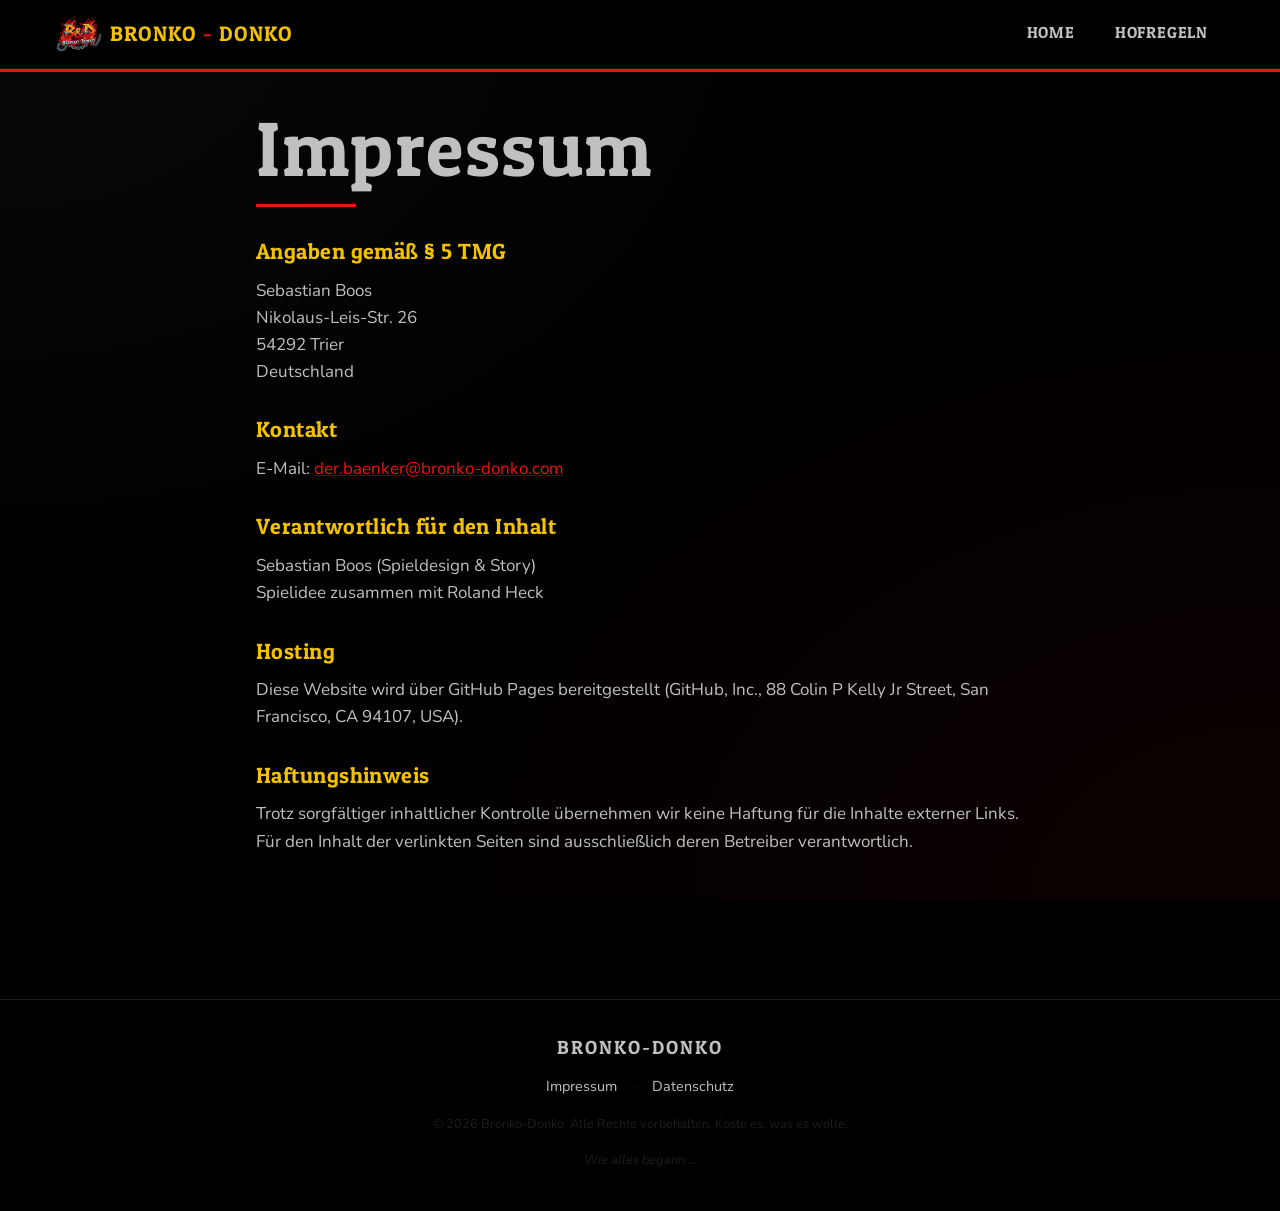
<file: impressum/index.html>
<!DOCTYPE html>
<html lang="de">
<head>
  <meta charset="UTF-8" />
  <link rel="icon" type="image/png" href="../assets/images/logo.png" />
  <link rel="apple-touch-icon" href="../assets/images/logo.png" />
  <meta name="viewport" content="width=device-width, initial-scale=1.0" />
  <title>Impressum · Bronko-Donko</title>
  <meta name="description" content="Impressum der Bronko-Donko-Website." />
  <meta name="robots" content="noindex" />
  <link rel="preconnect" href="https://fonts.googleapis.com" />
  <link rel="preconnect" href="https://fonts.gstatic.com" crossorigin />
  <link rel="stylesheet" href="https://fonts.googleapis.com/css2?family=Patua+One&family=Nunito:wght@400;700&display=swap" />
  <link rel="stylesheet" href="../css/styles.css?v=5" />
</head>
<body>
  <a href="#main" class="skip-link">Zum Inhalt springen</a>

  <header class="site-header">
    <div class="site-header__inner">
      <a href="../" class="brand"><img src="../assets/images/logo.png" alt="" class="brand__logo" width="46" height="36" />BRONKO<span class="brand__highlight">-</span>DONKO</a>
      <button class="nav-toggle" type="button" aria-label="Menü öffnen" aria-expanded="false" aria-controls="nav">
        <span class="nav-toggle__icon"></span>
      </button>
      <nav class="nav" id="nav" aria-label="Hauptmenü">
        <ul class="nav__list">
          <li><a class="nav__link" href="../">Home</a></li>
          <li><a class="nav__link" href="../hofregeln/">Hofregeln</a></li>
        </ul>
      </nav>
    </div>
  </header>

  <hr class="divider" />

  <main id="main" class="legal-page">
    <h1>Impressum</h1>

    <h2>Angaben gemäß § 5 TMG</h2>
    <address>
      Sebastian Boos<br />
      Nikolaus-Leis-Str. 26<br />
      54292 Trier<br />
      Deutschland
    </address>

    <h2>Kontakt</h2>
    <p>E-Mail: <a href="mailto:der.baenker@bronko-donko.com">der.baenker@bronko-donko.com</a></p>

    <h2>Verantwortlich für den Inhalt</h2>
    <p>Sebastian Boos (Spieldesign &amp; Story)<br />
       Spielidee zusammen mit Roland Heck</p>

    <h2>Hosting</h2>
    <p>Diese Website wird über GitHub Pages bereitgestellt (GitHub, Inc., 88 Colin P Kelly Jr Street, San Francisco, CA 94107, USA).</p>

    <h2>Haftungshinweis</h2>
    <p>Trotz sorgfältiger inhaltlicher Kontrolle übernehmen wir keine Haftung für die Inhalte externer Links. Für den Inhalt der verlinkten Seiten sind ausschließlich deren Betreiber verantwortlich.</p>
  </main>

  <footer class="site-footer">
    <div class="site-footer__brand">BRONKO-DONKO</div>
    <ul class="site-footer__links">
      <li><a href="./">Impressum</a></li>
      <li class="sep">·</li>
      <li><a href="../datenschutzerklarung/">Datenschutz</a></li>
    </ul>
    <p class="site-footer__legal">© 2026 Bronko-Donko. Alle Rechte vorbehalten. Koste es, was es wolle.</p>
    <p class="site-footer__easter"><a href="../story/">Wie alles begann …</a></p>
  </footer>

  <script src="../js/app.js?v=3"></script>
</body>
</html>
</file>
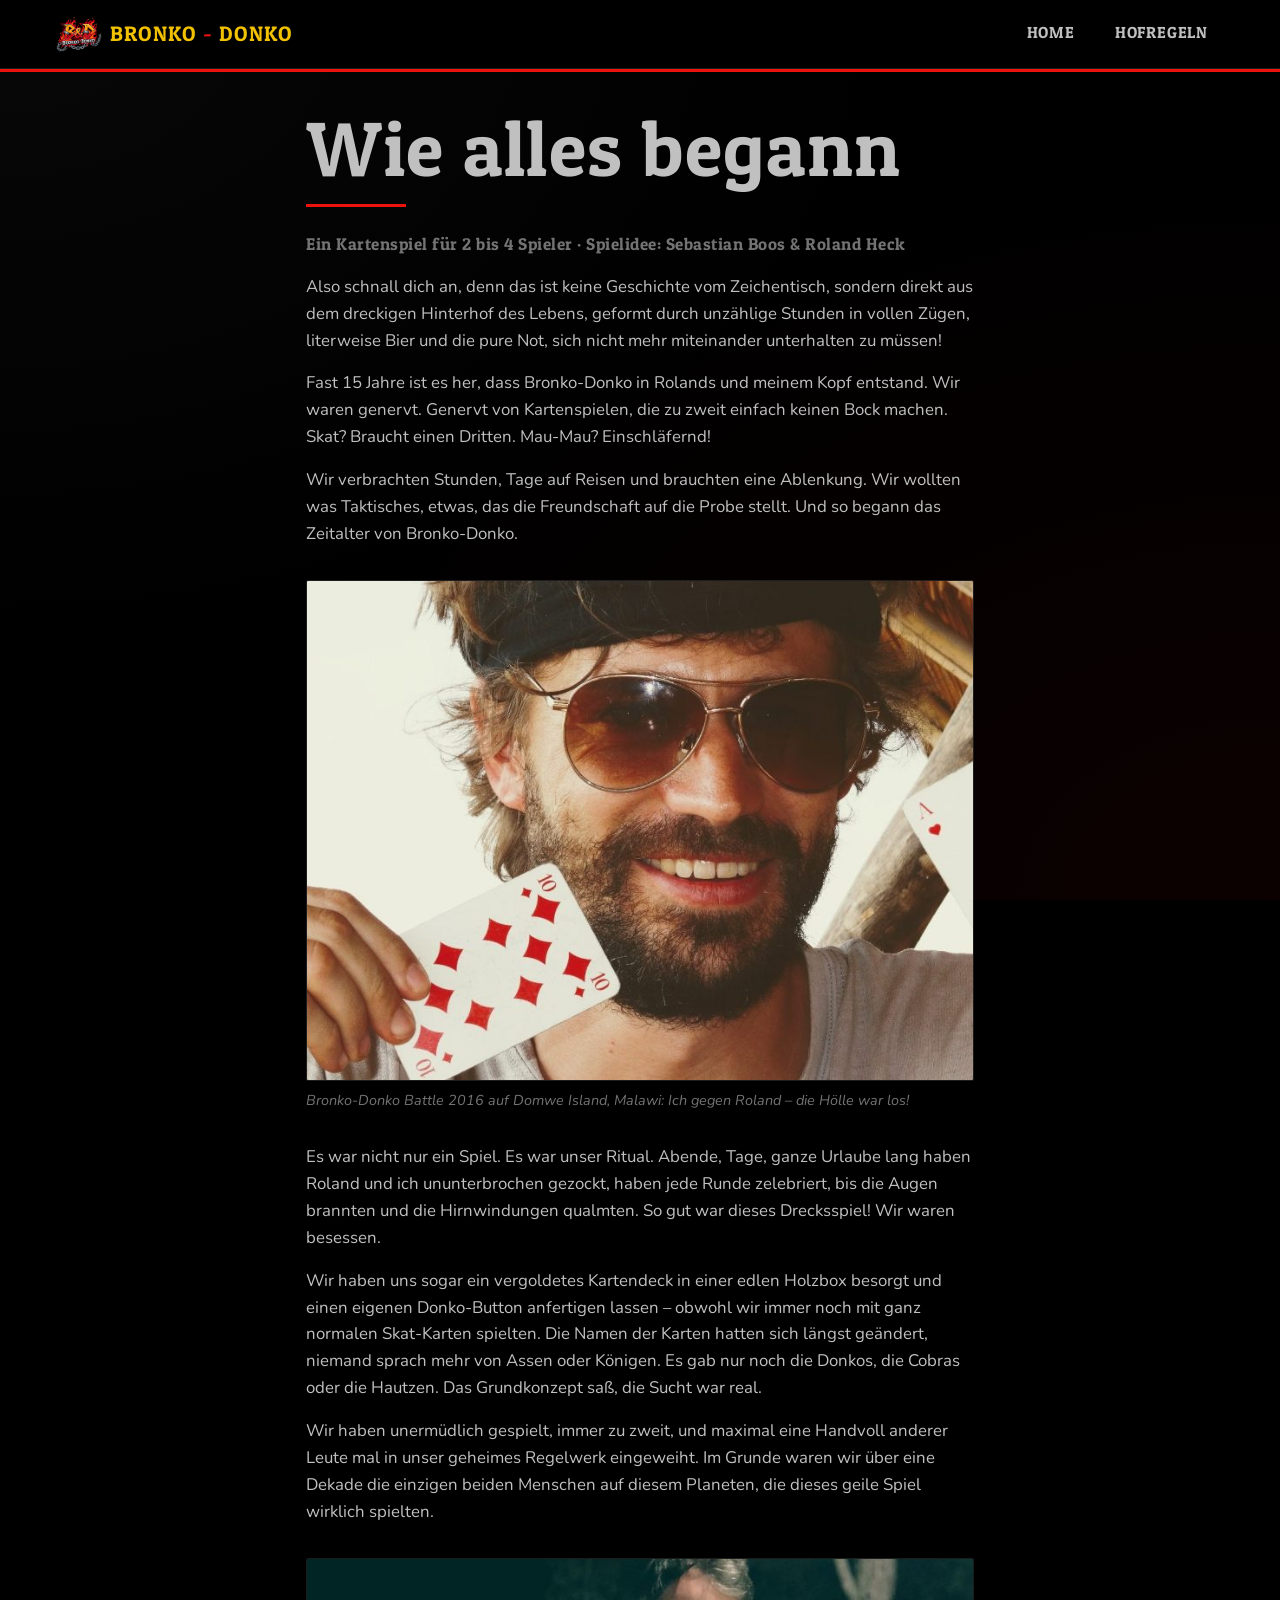
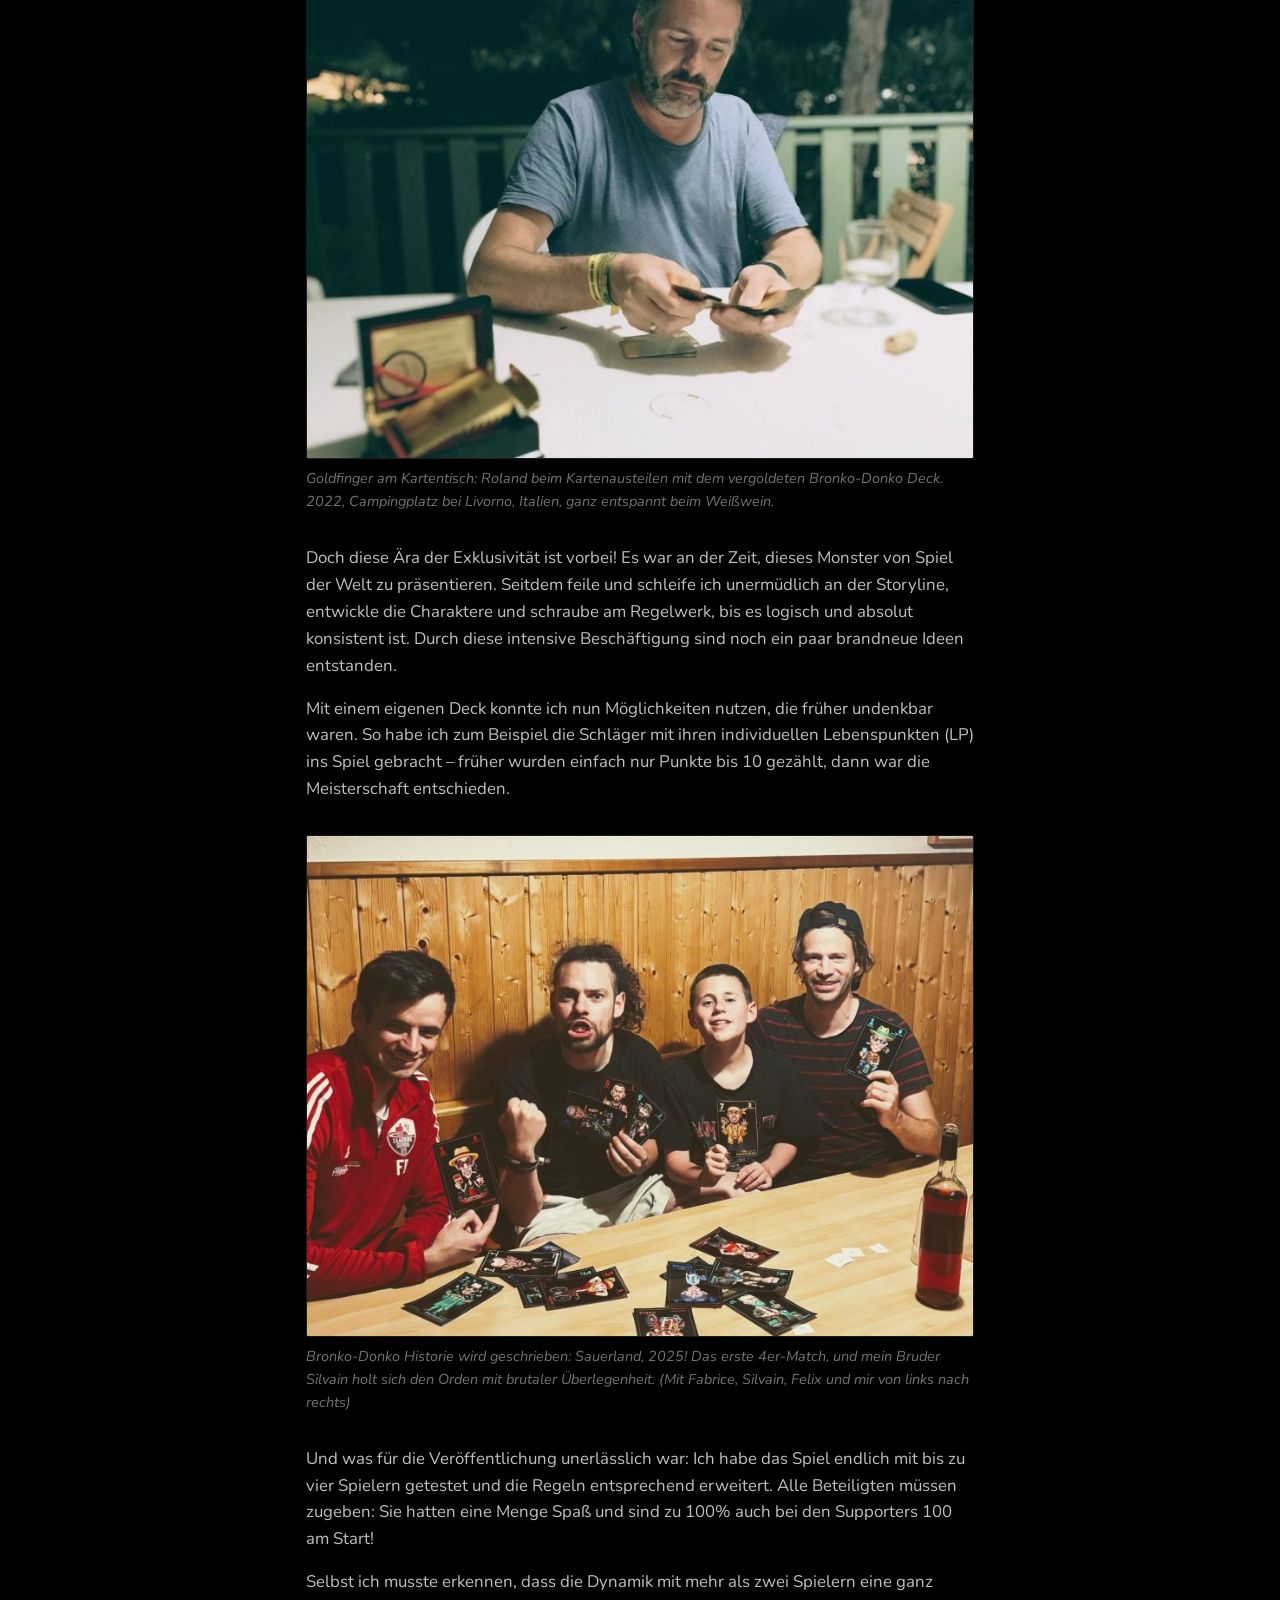
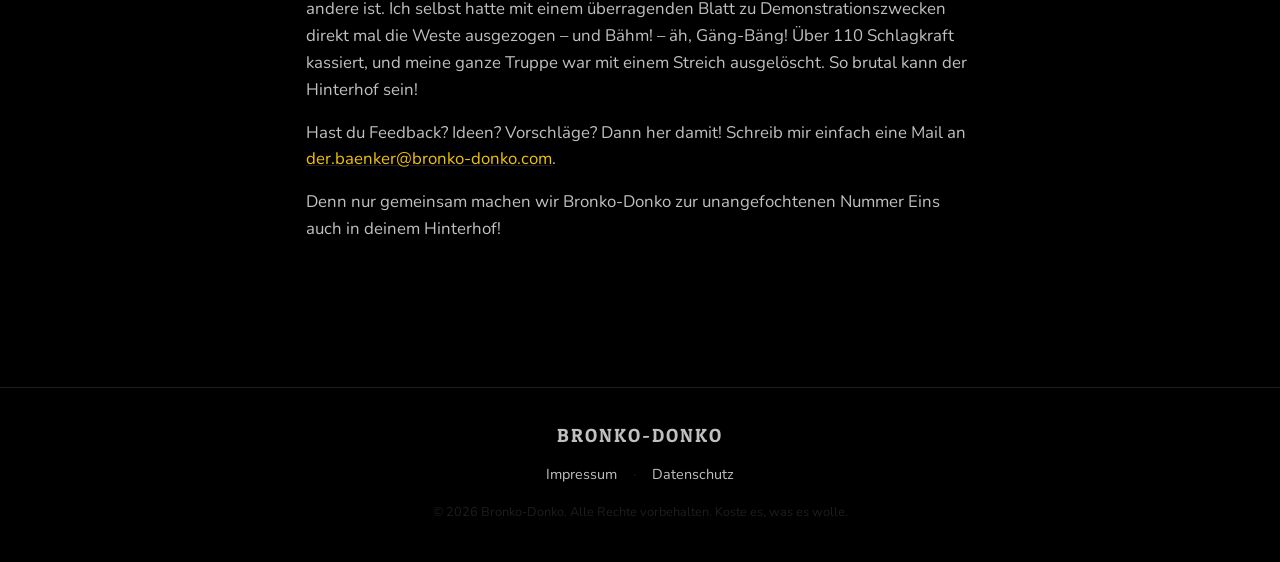
<file: story/index.html>
<!DOCTYPE html>
<html lang="de">
<head>
  <meta charset="UTF-8" />
  <link rel="icon" type="image/png" href="../assets/images/logo.png" />
  <link rel="apple-touch-icon" href="../assets/images/logo.png" />
  <meta name="viewport" content="width=device-width, initial-scale=1.0" />
  <title>Wie alles begann · Bronko-Donko</title>
  <meta name="description" content="Die Geburtsstunde der Bestie — die Bronko-Donko-Saga." />
  <meta name="robots" content="noindex" />
  <link rel="preconnect" href="https://fonts.googleapis.com" />
  <link rel="preconnect" href="https://fonts.gstatic.com" crossorigin />
  <link rel="stylesheet" href="https://fonts.googleapis.com/css2?family=Patua+One&family=Nunito:wght@400;700&display=swap" />
  <link rel="stylesheet" href="../css/styles.css?v=5" />
</head>
<body>
  <a href="#main" class="skip-link">Zum Inhalt springen</a>

  <header class="site-header">
    <div class="site-header__inner">
      <a href="../" class="brand"><img src="../assets/images/logo.png" alt="" class="brand__logo" width="46" height="36" />BRONKO<span class="brand__highlight">-</span>DONKO</a>
      <button class="nav-toggle" type="button" aria-label="Menü öffnen" aria-expanded="false" aria-controls="nav">
        <span class="nav-toggle__icon"></span>
      </button>
      <nav class="nav" id="nav" aria-label="Hauptmenü">
        <ul class="nav__list">
          <li><a class="nav__link" href="../">Home</a></li>
          <li><a class="nav__link" href="../hofregeln/">Hofregeln</a></li>
        </ul>
      </nav>
    </div>
  </header>

  <hr class="divider" />

  <main id="main" class="story-page">
    <h1>Wie alles begann</h1>

    <p class="story-page__lead">Ein Kartenspiel für 2 bis 4 Spieler · Spielidee: Sebastian Boos &amp; Roland Heck</p>

    <p>Also schnall dich an, denn das ist keine Geschichte vom Zeichentisch, sondern direkt aus dem dreckigen Hinterhof des Lebens, geformt durch unzählige Stunden in vollen Zügen, literweise Bier und die pure Not, sich nicht mehr miteinander unterhalten zu müssen!</p>

    <p>Fast 15 Jahre ist es her, dass Bronko-Donko in Rolands und meinem Kopf entstand. Wir waren genervt. Genervt von Kartenspielen, die zu zweit einfach keinen Bock machen. Skat? Braucht einen Dritten. Mau-Mau? Einschläfernd!</p>

    <p>Wir verbrachten Stunden, Tage auf Reisen und brauchten eine Ablenkung. Wir wollten was Taktisches, etwas, das die Freundschaft auf die Probe stellt. Und so begann das Zeitalter von Bronko-Donko.</p>

    <figure>
      <img src="../assets/images/story/story-1.jpg" alt="Sebastian mit Sonnenbrille und Spielkarten in der Sonne auf Domwe Island, Malawi" loading="lazy" width="768" height="576" />
      <figcaption>Bronko-Donko Battle 2016 auf Domwe Island, Malawi: Ich gegen Roland – die Hölle war los!</figcaption>
    </figure>

    <p>Es war nicht nur ein Spiel. Es war unser Ritual. Abende, Tage, ganze Urlaube lang haben Roland und ich ununterbrochen gezockt, haben jede Runde zelebriert, bis die Augen brannten und die Hirnwindungen qualmten. So gut war dieses Drecksspiel! Wir waren besessen.</p>

    <p>Wir haben uns sogar ein vergoldetes Kartendeck in einer edlen Holzbox besorgt und einen eigenen Donko-Button anfertigen lassen – obwohl wir immer noch mit ganz normalen Skat-Karten spielten. Die Namen der Karten hatten sich längst geändert, niemand sprach mehr von Assen oder Königen. Es gab nur noch die Donkos, die Cobras oder die Hautzen. Das Grundkonzept saß, die Sucht war real.</p>

    <p>Wir haben unermüdlich gespielt, immer zu zweit, und maximal eine Handvoll anderer Leute mal in unser geheimes Regelwerk eingeweiht. Im Grunde waren wir über eine Dekade die einzigen beiden Menschen auf diesem Planeten, die dieses geile Spiel wirklich spielten.</p>

    <figure>
      <img src="../assets/images/story/story-2.jpg" alt="Roland teilt am Abend mit dem vergoldeten Bronko-Donko-Deck Karten aus, Campingplatz bei Livorno" loading="lazy" width="768" height="576" />
      <figcaption>Goldfinger am Kartentisch: Roland beim Kartenausteilen mit dem vergoldeten Bronko-Donko Deck. 2022, Campingplatz bei Livorno, Italien, ganz entspannt beim Weißwein.</figcaption>
    </figure>

    <p>Doch diese Ära der Exklusivität ist vorbei! Es war an der Zeit, dieses Monster von Spiel der Welt zu präsentieren. Seitdem feile und schleife ich unermüdlich an der Storyline, entwickle die Charaktere und schraube am Regelwerk, bis es logisch und absolut konsistent ist. Durch diese intensive Beschäftigung sind noch ein paar brandneue Ideen entstanden.</p>

    <p>Mit einem eigenen Deck konnte ich nun Möglichkeiten nutzen, die früher undenkbar waren. So habe ich zum Beispiel die Schläger mit ihren individuellen Lebenspunkten (LP) ins Spiel gebracht – früher wurden einfach nur Punkte bis 10 gezählt, dann war die Meisterschaft entschieden.</p>

    <figure>
      <img src="../assets/images/story/story-3.jpg" alt="Vier Spieler am Holztisch beim ersten 4er-Match mit den Bronko-Donko-Karten im Sauerland" loading="lazy" width="768" height="576" />
      <figcaption>Bronko-Donko Historie wird geschrieben: Sauerland, 2025! Das erste 4er-Match, und mein Bruder Silvain holt sich den Orden mit brutaler Überlegenheit. (Mit Fabrice, Silvain, Felix und mir von links nach rechts)</figcaption>
    </figure>

    <p>Und was für die Veröffentlichung unerlässlich war: Ich habe das Spiel endlich mit bis zu vier Spielern getestet und die Regeln entsprechend erweitert. Alle Beteiligten müssen zugeben: Sie hatten eine Menge Spaß und sind zu 100% auch bei den Supporters 100 am Start!</p>

    <p>Selbst ich musste erkennen, dass die Dynamik mit mehr als zwei Spielern eine ganz andere ist. Ich selbst hatte mit einem überragenden Blatt zu Demonstrationszwecken direkt mal die Weste ausgezogen – und Bähm! – äh, Gäng-Bäng! Über 110 Schlagkraft kassiert, und meine ganze Truppe war mit einem Streich ausgelöscht. So brutal kann der Hinterhof sein!</p>

    <p>Hast du Feedback? Ideen? Vorschläge? Dann her damit! Schreib mir einfach eine Mail an <a href="mailto:der.baenker@bronko-donko.com">der.baenker@bronko-donko.com</a>.</p>

    <p>Denn nur gemeinsam machen wir Bronko-Donko zur unangefochtenen Nummer Eins auch in deinem Hinterhof!</p>
  </main>

  <footer class="site-footer">
    <div class="site-footer__brand">BRONKO-DONKO</div>
    <ul class="site-footer__links">
      <li><a href="../impressum/">Impressum</a></li>
      <li class="sep">·</li>
      <li><a href="../datenschutzerklarung/">Datenschutz</a></li>
    </ul>
    <p class="site-footer__legal">© 2026 Bronko-Donko. Alle Rechte vorbehalten. Koste es, was es wolle.</p>
  </footer>

  <script src="../js/app.js?v=3"></script>
</body>
</html>
</file>
<file: css/styles.css>
/* ============================================
   BRONKO-DONKO — globales Stylesheet
   ============================================ */

/* ---- Brand-Tokens (eine Farbe pro Rolle) ---- */
:root {
  --color-bg: #000000;
  --color-silver: #c0c0c0;
  --color-red: #ed130d;
  --color-yellow: #f2c200;

  --color-silver-dim:   rgba(192, 192, 192, 0.6);
  --color-silver-faint: rgba(192, 192, 192, 0.15);
  --color-red-glow:     rgba(237,  19,  13, 0.4);
  --color-yellow-glow:  rgba(242, 194,   0, 0.4);

  --font-display: 'Patua One', Georgia, serif;
  --font-body:    'Nunito', system-ui, -apple-system, 'Segoe UI', Roboto, sans-serif;

  --space-1:  0.25rem;
  --space-2:  0.5rem;
  --space-3:  0.75rem;
  --space-4:  1rem;
  --space-6:  1.5rem;
  --space-8:  2rem;
  --space-12: 3rem;
  --space-16: 4rem;

  --max-width:      1200px;
  --max-width-text: 70ch;

  --border-thick: 3px;
  --radius: 4px;

  --transition-fast: 150ms ease;
  --transition-med:  250ms ease;
}

/* ---- Reset ---- */
*, *::before, *::after { box-sizing: border-box; }
* { margin: 0; padding: 0; }
html { scroll-behavior: smooth; }
body {
  background-color: var(--color-bg);
  color: var(--color-silver);
  font-family: var(--font-body);
  font-size: 17px;
  line-height: 1.6;
  min-height: 100vh;
  background-image:
    radial-gradient(ellipse at top left,     rgba(192, 192, 192, 0.04) 0%, transparent 50%),
    radial-gradient(ellipse at bottom right, rgba(237,  19,  13, 0.05) 0%, transparent 60%);
  background-attachment: fixed;
}
img { display: block; max-width: 100%; height: auto; }
a { color: var(--color-silver); text-decoration: none; }
a:hover { color: var(--color-red); }

/* Regelwerk-Querverweise: silber & halbfett, kein Unterstrich, Hover → gelb */
.rule-link {
  color: var(--color-silver);
  font-weight: 700;
  text-decoration: none;
  transition: color var(--transition-fast);
}
.rule-link:hover,
.rule-link:focus-visible { color: var(--color-yellow); }
ul, ol { list-style: none; }
.bullet-list { list-style: disc; padding-left: 1.5rem; }
button { font: inherit; cursor: pointer; background: none; border: none; color: inherit; }

/* ---- Typografie ---- */
h1, h2, h3, h4 {
  font-family: var(--font-display);
  font-weight: 400;
  color: var(--color-silver);
  line-height: 1.15;
  letter-spacing: 0.02em;
}
h1 { font-size: clamp(2.5rem,  6vw,  5rem); }
h2 { font-size: clamp(1.75rem, 4vw,  2.75rem); }
h3 { font-size: clamp(1.25rem, 2.5vw, 1.75rem); }
p  { margin-bottom: var(--space-4); }
strong { color: #fff; }
.text-red    { color: var(--color-red); }
.text-yellow { color: var(--color-yellow); }

/* ---- Skip-Link (Accessibility) ---- */
.skip-link {
  position: absolute;
  left: -9999px;
  top: 0;
  background: var(--color-yellow);
  color: #000;
  padding: var(--space-2) var(--space-4);
  font-family: var(--font-display);
  z-index: 200;
}
.skip-link:focus { left: var(--space-2); top: var(--space-2); }

/* ============================================
   HEADER / NAV
   ============================================ */
.site-header {
  position: sticky;
  top: 0;
  z-index: 100;
  background-color: rgba(0, 0, 0, 0.92);
  backdrop-filter: blur(8px);
  -webkit-backdrop-filter: blur(8px);
  border-bottom: 1px solid var(--color-silver-faint);
}
.site-header__inner {
  display: flex;
  align-items: center;
  justify-content: space-between;
  padding: var(--space-3) var(--space-4);
  max-width: var(--max-width);
  margin: 0 auto;
  position: relative;
}
.brand {
  display: inline-flex;
  align-items: center;
  gap: var(--space-2);
  font-family: var(--font-display);
  font-size: 1.3rem;
  color: var(--color-yellow);
  letter-spacing: 0.04em;
}
.brand:hover { color: var(--color-yellow); }
/* Bindestrich enger an die Wortteile heranziehen */
.brand__highlight { color: var(--color-red); margin: 0 -0.07em; }
.brand__logo {
  display: block;
  height: 36px;
  width: auto;
}

.nav-toggle {
  display: block;
  padding: var(--space-2);
  color: var(--color-silver);
}
.nav-toggle__icon,
.nav-toggle__icon::before,
.nav-toggle__icon::after {
  display: block;
  width: 28px;
  height: 2px;
  background: currentColor;
  transition: transform var(--transition-fast), opacity var(--transition-fast);
}
.nav-toggle__icon { position: relative; }
.nav-toggle__icon::before,
.nav-toggle__icon::after {
  content: '';
  position: absolute;
  left: 0;
}
.nav-toggle__icon::before { top: -8px; }
.nav-toggle__icon::after  { top:  8px; }

.nav-toggle[aria-expanded="true"] .nav-toggle__icon { background: transparent; }
.nav-toggle[aria-expanded="true"] .nav-toggle__icon::before { transform: translateY(8px) rotate(45deg); }
.nav-toggle[aria-expanded="true"] .nav-toggle__icon::after  { transform: translateY(-8px) rotate(-45deg); }

.nav {
  display: none;
  position: absolute;
  top: 100%;
  left: 0;
  right: 0;
  background: rgba(0, 0, 0, 0.98);
  border-bottom: 1px solid var(--color-silver-faint);
}
.nav.is-open { display: block; }
.nav__list { display: flex; flex-direction: column; }
.nav__link {
  display: block;
  padding: var(--space-4);
  color: var(--color-silver);
  font-family: var(--font-display);
  font-size: 1.1rem;
  letter-spacing: 0.05em;
  text-transform: uppercase;
  border-bottom: 1px solid var(--color-silver-faint);
  transition: color var(--transition-fast);
}
.nav__link:hover,
.nav__link.is-active {
  color: var(--color-red);
}

@media (min-width: 720px) {
  .nav-toggle { display: none; }
  .nav {
    display: block;
    position: static;
    background: none;
    border: none;
  }
  .nav__list { flex-direction: row; gap: var(--space-2); }
  .nav__link {
    padding: var(--space-2) var(--space-4);
    border: none;
    border-bottom: 2px solid transparent;
    font-size: 1rem;
  }
  .nav__link.is-active { border-bottom-color: var(--color-red); }
}

/* ============================================
   SECTION DIVIDER (rote / gelbe Stripe)
   ============================================ */
.divider {
  height: var(--border-thick);
  width: 100%;
  background: var(--color-red);
  border: none;
  margin: 0;
}
.divider--yellow { background: var(--color-yellow); }
.divider--thick  { height: 6px; }

/* ============================================
   HERO (Startseite)
   ============================================ */
.hero {
  padding: var(--space-16) var(--space-4) var(--space-12);
  text-align: center;
}
.hero__image {
  display: block;
  width: 100%;
  max-width: 880px;
  height: auto;
  margin: 0 auto var(--space-6);
  /* Weicher Übergang in den schwarzen Hintergrund statt harter Kanten */
  -webkit-mask-image: radial-gradient(ellipse 78% 78% at center, #000 55%, transparent 100%);
          mask-image: radial-gradient(ellipse 78% 78% at center, #000 55%, transparent 100%);
}
.hero__tagline {
  font-family: var(--font-display);
  color: var(--color-yellow);
  font-size: clamp(1.1rem, 2.5vw, 1.6rem);
  letter-spacing: 0.1em;
  text-transform: uppercase;
  margin-bottom: var(--space-2);
}
.hero__meta {
  color: var(--color-silver-dim);
  font-size: 0.95rem;
  margin-bottom: var(--space-8);
}
.hero__cta {
  display: inline-block;
  padding: var(--space-3) var(--space-8);
  background: var(--color-red);
  color: #fff;
  font-family: var(--font-display);
  font-size: 1.2rem;
  letter-spacing: 0.1em;
  text-transform: uppercase;
  border: 2px solid var(--color-red);
  border-radius: 2px;
  transition: all var(--transition-fast);
  box-shadow: 0 0 24px var(--color-red-glow);
}
.hero__cta:hover {
  background: transparent;
  color: var(--color-red);
  box-shadow: 0 0 32px var(--color-red-glow);
}

/* ============================================
   SECTION (generischer Block)
   ============================================ */
.section { padding: var(--space-12) 0; }
.section__inner {
  max-width: var(--max-width);
  margin: 0 auto;
  padding: 0 var(--space-4);
}
.section__title {
  margin-bottom: var(--space-6);
  text-align: center;
}
.section__title::after {
  content: '';
  display: block;
  width: 80px;
  height: 3px;
  background: var(--color-red);
  margin: var(--space-3) auto 0;
}
.section__title--yellow::after { background: var(--color-yellow); }

.section__lead {
  max-width: var(--max-width-text);
  margin: 0 auto var(--space-4);
  font-size: 1.1rem;
  text-align: center;
}

/* ============================================
   GANG GRID + CARDS
   ============================================ */
.gang-grid,
.character-grid {
  display: grid;
  grid-template-columns: 1fr;
  gap: var(--space-6);
  margin-top: var(--space-8);
}
@media (min-width: 600px) {
  .gang-grid, .character-grid { grid-template-columns: repeat(2, 1fr); }
}
@media (min-width: 900px) {
  .gang-grid { grid-template-columns: repeat(2, 1fr); }
  .character-grid { grid-template-columns: repeat(4, 1fr); }
}

.gang-card {
  background: #0a0a0a;
  border: 1px solid var(--color-silver-faint);
  border-radius: var(--radius);
  overflow: hidden;
  transition: all var(--transition-med);
  display: flex;
  flex-direction: column;
  /* als <button>: Karte füllt die Zelle, Text linksbündig, klickbar */
  width: 100%;
  text-align: left;
  color: var(--color-silver);
  font: inherit;
  cursor: pointer;
  padding: 0;
}
.gang-card:hover,
.gang-card:focus-visible {
  border-color: var(--color-red);
  box-shadow: 0 0 24px var(--color-red-glow);
  transform: translateY(-3px);
  outline: none;
}
.gang-card__image {
  aspect-ratio: 16 / 9;
  background: #000;
  border-bottom: 1px solid var(--color-silver-faint);
  width: 100%;
  /* Gang-Banner zeigen mehrere Figuren nebeneinander auf schwarzem Grund —
     contain hält alle sichtbar, der schwarze Rand verschmilzt mit der Karte.
     Das Logo liegt als dezentes Wasserzeichen dahinter, damit die schwarzen
     Randflächen nicht tot wirken. */
  object-fit: contain;
  background-image: url("../assets/images/logo.png");
  background-repeat: no-repeat;
  background-position: center;
  background-size: 42%;
  background-blend-mode: luminosity;
}
.gang-card__body { display: block; padding: var(--space-4); flex: 1; }
.gang-card__title {
  display: block;
  font-family: var(--font-display);
  font-size: 1.4rem;
  color: var(--color-red);
  margin-bottom: var(--space-2);
  letter-spacing: 0.04em;
}
.gang-card__text {
  display: block;
  font-size: 0.95rem;
  line-height: 1.5;
  margin: 0;
}

/* Charakter-Variante: gelb statt rot */
.gang-card--character .gang-card__title { color: var(--color-yellow); }
.gang-card--character:hover {
  border-color: var(--color-yellow);
  box-shadow: 0 0 24px var(--color-yellow-glow);
}

/* ============================================
   CTA BLOCK
   ============================================ */
.cta-block {
  background: linear-gradient(135deg, rgba(237, 19, 13, 0.1), rgba(0, 0, 0, 0.5));
  border: 2px solid var(--color-red);
  padding: var(--space-12) var(--space-6);
  text-align: center;
  margin: var(--space-8) auto;
  max-width: 900px;
  border-radius: 4px;
}
.cta-block__title { margin-bottom: var(--space-4); }
.cta-block__text {
  margin: 0 auto var(--space-6);
  max-width: 500px;
}
.cta-block__button {
  display: inline-block;
  padding: var(--space-3) var(--space-8);
  background: var(--color-red);
  color: #fff;
  font-family: var(--font-display);
  font-size: 1.1rem;
  letter-spacing: 0.1em;
  text-transform: uppercase;
  border: 2px solid var(--color-red);
  border-radius: 2px;
  transition: all var(--transition-fast);
}
.cta-block__button:hover {
  background: transparent;
  color: var(--color-red);
}

/* ============================================
   HOFREGELN
   ============================================ */
.banner-update {
  background: var(--color-yellow);
  color: #000;
  padding: var(--space-3) var(--space-4);
  text-align: center;
  font-family: var(--font-display);
  letter-spacing: 0.05em;
}
.banner-update strong { color: #000; }

.hofregeln-page {
  max-width: 900px;
  margin: 0 auto;
  padding: var(--space-8) var(--space-4) var(--space-16);
}
.hofregeln-page > h1 {
  margin-bottom: var(--space-6);
  text-align: center;
}
.hofregeln-page > h1::after {
  content: '';
  display: block;
  width: 120px;
  height: 4px;
  background: var(--color-red);
  margin: var(--space-4) auto 0;
}

.toc {
  background: rgba(192, 192, 192, 0.04);
  border: 1px solid var(--color-silver-faint);
  border-left: 4px solid var(--color-yellow);
  padding: var(--space-6);
  margin-bottom: var(--space-12);
  border-radius: 4px;
}
.toc__title {
  font-family: var(--font-display);
  color: var(--color-yellow);
  font-size: 1.1rem;
  margin-bottom: var(--space-3);
  letter-spacing: 0.05em;
  text-transform: uppercase;
}
.toc__list { display: grid; gap: var(--space-2); }
.toc__link {
  font-size: 0.95rem;
  padding: var(--space-1) 0;
  border-bottom: 1px dashed var(--color-silver-faint);
}

.hofregeln-section {
  margin-bottom: var(--space-12);
  scroll-margin-top: 80px;
}
.hofregeln-section h2 {
  color: var(--color-red);
  margin-bottom: var(--space-4);
  padding-bottom: var(--space-2);
  border-bottom: 2px solid var(--color-silver-faint);
}
.hofregeln-section h3 {
  color: var(--color-yellow);
  margin-top: var(--space-6);
  margin-bottom: var(--space-3);
  font-size: 1.3rem;
}
.hofregeln-section h4 {
  color: var(--color-silver);
  margin-top: var(--space-6);
  margin-bottom: var(--space-3);
  font-size: 1.1rem;
  letter-spacing: 0.03em;
}
.hofregeln-section ul {
  padding-left: var(--space-6);
  margin-bottom: var(--space-4);
}
.hofregeln-section ul li {
  position: relative;
  padding-left: var(--space-4);
  margin-bottom: var(--space-2);
}
.hofregeln-section ul li::before {
  content: '◆';
  color: var(--color-red);
  position: absolute;
  left: -8px;
  top: 0.4rem;
  font-size: 0.7rem;
}
/* Nummerierte Schritte mit runden Nummern-Badges (roter Kreis, weiße Ziffer) */
.hofregeln-section ol {
  list-style: none;
  counter-reset: schritt;
  padding-left: 0;
  margin-bottom: var(--space-4);
}
.hofregeln-section ol li {
  counter-increment: schritt;
  position: relative;
  padding-left: 3rem;
  min-height: 2rem;
  margin-bottom: var(--space-4);
}
.hofregeln-section ol li::before {
  content: counter(schritt);
  position: absolute;
  left: 0;
  top: 0;
  width: 2rem;
  height: 2rem;
  border-radius: 50%;
  background: var(--color-red);
  color: #fff;
  font-family: var(--font-display);
  font-size: 1.05rem;
  line-height: 1;
  display: flex;
  align-items: center;
  justify-content: center;
  box-shadow: 0 0 10px var(--color-red-glow);
}

.hofregeln-page__intro {
  max-width: var(--max-width-text);
  margin: 0 auto var(--space-12);
  text-align: center;
  font-size: 1.1rem;
  color: var(--color-silver-dim);
  font-style: italic;
}
.hofregeln-hint {
  color: var(--color-silver-dim);
  font-size: 0.95rem;
  font-style: italic;
}

/* ---- Inline-Textfarben für Karten-Farben (Spielinhalt, NICHT Markenpalette) ---- */
.t-red { color: #ff4d4d; font-weight: 700; }
.t-yel { color: #ffd700; font-weight: 700; }
.t-grn { color: #33cc33; font-weight: 700; }
.t-blu { color: #3399ff; font-weight: 700; }

/* ---- Karten-Chips (farbige Stärke-Icons aus dem Regelwerk) ---- */
.c-num {
  display: inline-block;
  font-family: var(--font-display);
  font-weight: 700;
  padding: 0 6px;
  margin: 0 1px;
  border-radius: 3px;
  background-color: #1a1a1a;
  border: 1px solid;
  letter-spacing: 1px;
  box-shadow: inset 0 0 2px rgba(0, 0, 0, 0.8);
}
.c-red { color: #ff4d4d; border-color: #cc0000; }
.c-yel { color: #ffd700; border-color: #cc9900; }
.c-grn { color: #33cc33; border-color: #009900; }
.c-blu { color: #3399ff; border-color: #0066cc; }
.c-wht { color: #ffffff; border-color: #999999; }

.faust-icon {
  font-size: 1.1rem;
  margin-left: 4px;
  vertical-align: middle;
  display: inline-block;
}

/* ---- Beispiel- & Hinweis-Boxen ---- */
.example-box {
  background-color: rgba(237, 19, 13, 0.08);
  border-left: 4px solid var(--color-red);
  padding: var(--space-4) var(--space-6);
  margin: var(--space-4) 0;
  border-radius: 0 var(--radius) var(--radius) 0;
  font-size: 0.97rem;
}
.example-box p { margin-bottom: var(--space-2); }
.example-box p:last-child { margin-bottom: 0; }
.example-title {
  color: var(--color-red);
  text-transform: uppercase;
  letter-spacing: 0.04em;
  display: block;
  margin-bottom: var(--space-2);
  font-size: 0.95rem;
}
.note-box {
  background-color: rgba(74, 128, 57, 0.12);
  border-left: 4px solid #4a8039;
  padding: var(--space-4) var(--space-6);
  margin: var(--space-4) 0;
  border-radius: 0 var(--radius) var(--radius) 0;
  font-size: 0.97rem;
}
.note-box strong { color: #7ac15f; }
.note-box__list {
  list-style: none;
  margin: var(--space-3) 0 0;
  padding: 0;
}
.note-box__list li {
  position: relative;
  padding-left: var(--space-6);
  margin-bottom: var(--space-2);
}
.note-box__list li:last-child { margin-bottom: 0; }
.note-box__list li::before {
  content: '▸';
  position: absolute;
  left: 0;
  top: 0;
  color: #7ac15f;
}

/* ---- Formations-Karten (Solo / Mob / Straße) ---- */
.formation-grid {
  display: grid;
  grid-template-columns: repeat(3, 1fr);
  gap: var(--space-4);
  margin: var(--space-6) 0;
}
.formation-card {
  background: #0a0a0a;
  border: 1px solid var(--color-silver-faint);
  border-top: var(--border-thick) solid var(--color-red);
  border-radius: var(--radius);
  padding: var(--space-4) var(--space-4) var(--space-6);
  display: flex;
  flex-direction: column;
}
.formation-card__head {
  display: flex;
  align-items: baseline;
  justify-content: space-between;
  gap: var(--space-2);
  margin-bottom: var(--space-3);
  padding-bottom: var(--space-2);
  border-bottom: 1px solid var(--color-silver-faint);
}
.formation-card__label {
  font-family: var(--font-display);
  font-size: 1.3rem;
  color: var(--color-yellow);
  letter-spacing: 0.03em;
}
.formation-card__count {
  font-size: 0.78rem;
  text-transform: uppercase;
  letter-spacing: 0.05em;
  color: var(--color-silver-dim);
  white-space: nowrap;
}
.formation-card__cards {
  display: flex;
  flex-wrap: wrap;
  gap: 3px;
  font-size: 1.4rem;
  margin-bottom: var(--space-3);
}
.formation-card__desc {
  font-size: 0.92rem;
  color: var(--color-silver);
  margin: auto 0 0;
}

@media (max-width: 640px) {
  .formation-grid { grid-template-columns: 1fr; }
}

/* ---- Gäng-Hierarchie-Tabelle ---- */
.table-wrap { overflow-x: auto; margin: var(--space-6) 0; }
.rules-table {
  width: 100%;
  border-collapse: collapse;
  background-color: #0a0a0a;
  border: 1px solid var(--color-silver-faint);
  font-size: 0.95rem;
}
.rules-table th {
  background-color: #1a0606;
  color: #fff;
  font-family: var(--font-display);
  font-weight: 400;
  text-transform: uppercase;
  letter-spacing: 0.05em;
  padding: var(--space-3);
  text-align: left;
  border-bottom: 2px solid var(--color-red);
}
.rules-table td {
  padding: var(--space-3);
  border-bottom: 1px solid var(--color-silver-faint);
}
.rules-table tr:nth-child(even) td { background-color: #111; }
.rules-table tr:hover td { background-color: #1c1c1c; }
.center-text { text-align: center; }

/* ============================================
   LEGAL PAGES (Impressum / Datenschutz / Story)
   ============================================ */
.legal-page,
.story-page {
  max-width: 800px;
  margin: 0 auto;
  padding: var(--space-8) var(--space-4) var(--space-16);
}
.legal-page > h1,
.story-page > h1 { margin-bottom: var(--space-6); }
.legal-page > h1::after,
.story-page > h1::after {
  content: '';
  display: block;
  width: 100px;
  height: 3px;
  background: var(--color-red);
  margin: var(--space-3) 0 0;
}
.legal-page h2,
.story-page h2 {
  font-size: 1.4rem;
  color: var(--color-yellow);
  margin-top: var(--space-8);
  margin-bottom: var(--space-3);
}
.legal-page address {
  font-style: normal;
  margin-bottom: var(--space-4);
}
.legal-page a {
  color: var(--color-red);
  text-decoration: underline;
  text-decoration-color: var(--color-silver-faint);
}
.legal-page a:hover { text-decoration-color: var(--color-red); }

.story-page { max-width: var(--max-width-text); }
.story-page p { font-size: 1.05rem; }
.story-page__lead {
  color: var(--color-silver-dim);
  font-family: var(--font-display);
  letter-spacing: 0.03em;
}
.story-page figure {
  margin: var(--space-8) 0;
}
.story-page figure img {
  display: block;
  width: 100%;
  height: auto;
  border: 1px solid var(--color-silver-faint);
  border-radius: 2px;
}
.story-page figcaption {
  margin-top: var(--space-2);
  font-size: 0.9rem;
  color: var(--color-silver-dim);
  font-style: italic;
}
.story-page a {
  color: var(--color-yellow);
  text-decoration: underline;
  text-decoration-color: var(--color-silver-faint);
}
.story-page a:hover { text-decoration-color: var(--color-yellow); }

/* ============================================
   404
   ============================================ */
.error-page {
  min-height: 70vh;
  display: flex;
  flex-direction: column;
  align-items: center;
  justify-content: center;
  text-align: center;
  padding: var(--space-8) var(--space-4);
}
.error-page__code {
  font-family: var(--font-display);
  font-size: clamp(6rem, 20vw, 12rem);
  color: var(--color-red);
  line-height: 1;
  text-shadow: 0 0 40px var(--color-red-glow);
  margin-bottom: var(--space-4);
}
.error-page__message {
  font-family: var(--font-display);
  font-size: 1.5rem;
  margin-bottom: var(--space-6);
  letter-spacing: 0.04em;
}

/* ============================================
   FOOTER
   ============================================ */
.site-footer {
  border-top: 1px solid var(--color-silver-faint);
  padding: var(--space-8) var(--space-4) var(--space-6);
  margin-top: var(--space-16);
  text-align: center;
  color: var(--color-silver-dim);
  font-size: 0.9rem;
}
.site-footer__brand {
  font-family: var(--font-display);
  color: var(--color-silver);
  font-size: 1.2rem;
  letter-spacing: 0.1em;
  margin-bottom: var(--space-3);
}
.site-footer__links {
  display: flex;
  flex-wrap: wrap;
  justify-content: center;
  gap: var(--space-2) var(--space-4);
  margin-bottom: var(--space-4);
}
.site-footer__links a { color: var(--color-silver); }
.site-footer__links .sep { color: var(--color-silver-faint); }
.site-footer__legal { color: var(--color-silver-faint); font-size: 0.8rem; }
.site-footer__easter {
  color: var(--color-silver-faint);
  font-size: 0.8rem;
  margin-top: var(--space-4);
  font-style: italic;
}
.site-footer__easter a { color: var(--color-silver-faint); }
.site-footer__easter a:hover { color: var(--color-yellow); }

/* ============================================
   DETAIL-OVERLAY (Gängs & Charaktere)
   ============================================ */
.modal[hidden] { display: none; }
.modal {
  position: fixed;
  inset: 0;
  z-index: 300;
  display: flex;
  align-items: center;
  justify-content: center;
  padding: var(--space-4);
}
.modal__backdrop {
  position: absolute;
  inset: 0;
  background: rgba(0, 0, 0, 0.82);
  -webkit-backdrop-filter: blur(4px);
          backdrop-filter: blur(4px);
}
.modal__dialog {
  position: relative;
  background: #0a0a0a;
  border: 2px solid var(--color-red);
  border-radius: var(--radius);
  width: 100%;
  max-width: 680px;
  max-height: 90vh;
  overflow-y: auto;
  scrollbar-width: none;
  padding: var(--space-8);
  box-shadow: 0 0 48px var(--color-red-glow);
}
.modal__dialog::-webkit-scrollbar { display: none; }
.modal__close {
  position: absolute;
  top: var(--space-2);
  right: var(--space-3);
  font-size: 2rem;
  line-height: 1;
  color: var(--color-silver);
}
.modal__close:hover,
.modal__close:focus-visible { color: var(--color-red); outline: none; }
.modal__image {
  width: auto;
  max-width: 100%;
  max-height: 70vh;
  margin: 0 auto var(--space-4);
  display: block;
  border-radius: 2px;
  background: #000;
}
.modal__image[hidden] { display: none; }
.modal__title { color: var(--color-red); margin-bottom: var(--space-4); }
.modal__body p { font-size: 1.05rem; margin: 0; }
body.modal-open { overflow: hidden; }

/* Charakter-Modal: Video links, Text rechts */
.modal__dialog--has-video {
  display: grid;
  grid-template-columns: 160px 1fr;
  grid-template-areas:
    "video title"
    "video body";
  column-gap: var(--space-6);
  align-items: start;
}
.modal__dialog--has-video .modal__video { grid-area: video; }
.modal__dialog--has-video .modal__title { grid-area: title; }
.modal__dialog--has-video .modal__body  { grid-area: body; }
.modal__dialog--has-video .modal__video .video { margin: 0; max-width: none; }
@media (max-width: 480px) {
  .modal__dialog--has-video {
    grid-template-columns: 1fr;
    grid-template-areas: "video" "title" "body";
  }
}

/* ============================================
   VIDEO (selbst gehostet — Klick-Facade & Autoplay-Clips)
   ============================================ */
.video {
  position: relative;
  width: 100%;
  max-width: 720px;
  margin: var(--space-6) auto;
  aspect-ratio: 16 / 9;
  background: #050505;
  border: 1px solid var(--color-silver-faint);
  border-radius: var(--radius);
  overflow: hidden;
}
.video--feature { margin-top: var(--space-8); }
.modal__video .video { margin-bottom: 0; }
.video__btn {
  display: flex;
  flex-direction: column;
  align-items: center;
  justify-content: center;
  gap: var(--space-3);
  width: 100%;
  height: 100%;
  color: var(--color-silver);
  text-align: center;
  padding: var(--space-4);
}
.video__play {
  width: 64px;
  height: 64px;
  border-radius: 50%;
  border: 2px solid currentColor;
  display: flex;
  align-items: center;
  justify-content: center;
  font-size: 1.6rem;
  line-height: 1;
  /* Das ▶-Dreieck sitzt durch seine Glyphen-Geometrie leicht links —
     kleiner Rechts-Versatz, damit es optisch mittig im Kreis steht. */
  box-sizing: border-box;
  padding-left: 5px;
  transition: transform var(--transition-fast), color var(--transition-fast);
}
.video__btn:hover,
.video__btn:focus-visible { color: var(--color-red); outline: none; }
.video__btn:hover .video__play { transform: scale(1.08); }
.video__label { font-family: var(--font-display); letter-spacing: 0.05em; font-size: 0.95rem; }
.video iframe { width: 100%; height: 100%; border: 0; display: block; }
.video video { position: absolute; inset: 0; width: 100%; height: 100%; border: 0; display: block; object-fit: cover; background: #000; }
/* Läuft das Video: Poster-Hintergrund der Facade ausblenden */
.video.is-playing { background-image: none; }

/* ============================================
   REDUCED MOTION
   ============================================ */
@media (prefers-reduced-motion: reduce) {
  html { scroll-behavior: auto; }
  *, *::before, *::after {
    animation-duration: 0.001ms !important;
    animation-iteration-count: 1 !important;
    transition-duration: 0.001ms !important;
  }
  .gang-card:hover,
  .gang-card:focus-visible { transform: none; }
  .video__btn:hover .video__play { transform: none; }
}

/* ============================================
   HERO-MEDIA (Titelbild → Trailer)
   ============================================ */
.hero__media {
  position: relative;
  width: 100%;
  max-width: 1040px;
  margin: 0 auto var(--space-8);
  aspect-ratio: 16 / 9;
  background-color: transparent;
  background-position: center 36%;
  background-size: cover;
  background-repeat: no-repeat;
  border: 0;
  border-radius: 0;
  overflow: hidden;
  cursor: pointer;
  /* Weiche Vignette: Ränder werden dunkler und gehen nahtlos in Schwarz über */
  -webkit-mask-image: radial-gradient(ellipse 82% 92% at 50% 42%, #000 44%, transparent 93%);
          mask-image: radial-gradient(ellipse 82% 92% at 50% 42%, #000 44%, transparent 93%);
}
/* Läuft der Trailer: klare 16:9-Fläche, ohne Maske und ohne Poster */
.hero__media.is-playing {
  -webkit-mask-image: none;
          mask-image: none;
  background-image: none !important;
}

/* ---- Poster-Variante der Video-Facade (Bild + großes Play-Symbol) ---- */
.video--poster {
  background-position: center;
  background-size: contain;
  background-repeat: no-repeat;
}
.video--poster .video__btn--poster {
  gap: var(--space-3);
  color: #fff;
  background: radial-gradient(ellipse at center, rgba(0, 0, 0, 0.1), rgba(0, 0, 0, 0.5));
  text-shadow: 0 2px 14px rgba(0, 0, 0, 0.75);
}
.video--poster .video__play {
  width: 84px;
  height: 84px;
  background: rgba(0, 0, 0, 0.3);
  border-color: #fff;
  box-shadow: 0 0 26px rgba(0, 0, 0, 0.5);
}
.video--poster .video__btn--poster:hover,
.video--poster .video__btn--poster:focus-visible { color: #fff; }
.video--poster .video__btn--poster:hover .video__play {
  background: var(--color-red);
  border-color: var(--color-red);
  box-shadow: 0 0 34px var(--color-red-glow);
}
.video--poster .video__label {
  font-size: 1.05rem;
  letter-spacing: 0.1em;
  text-transform: uppercase;
}

/* ---- Hochformat-Videos (2. Trailer & Charakter-Clips) ---- */
.video--portrait {
  aspect-ratio: 9 / 16;
  max-width: 340px;
}

/* schmalerer Innenbereich (z. B. Teaser-Block) */
.section__inner--narrow { max-width: 760px; }

/* ============================================
   CHARAKTER-KARTEN: Hochkant-Kartengrafik
   ============================================ */
.gang-card--character .gang-card__image {
  aspect-ratio: 384 / 573;
  object-fit: contain;
  background: #050505;
  background-image: none;
}

/* ============================================
   KARTEN-GRAFIK IM REGELWERK (Kapitel 1)
   ============================================ */
.card-figures {
  display: flex;
  flex-wrap: wrap;
  gap: var(--space-6);
  justify-content: center;
  margin: var(--space-6) 0;
}
.card-figure {
  flex: 0 1 120px;
  max-width: 130px;
  margin: 0;
  text-align: center;
}
.card-figure img {
  width: 100%;
  border-radius: var(--radius);
  border: 1px solid var(--color-silver-faint);
}
.card-figure figcaption {
  margin-top: var(--space-2);
  font-size: 0.9rem;
  color: var(--color-silver-dim);
  font-style: italic;
}

/* ============================================
   GÄNG-HIERARCHIE (Kapitel 8, ersetzt die Tabelle)
   ============================================ */
.hierarchy {
  display: flex;
  flex-direction: column;
  gap: var(--space-3);
  margin: var(--space-6) 0;
}
.hier-row {
  display: grid;
  grid-template-columns: 2.2rem 84px 1fr;
  align-items: center;
  gap: var(--space-4);
  background: #0a0a0a;
  border: 1px solid var(--color-silver-faint);
  border-left: 4px solid var(--color-red);
  border-radius: var(--radius);
  padding: var(--space-3) var(--space-4);
  transition: border-color var(--transition-med), box-shadow var(--transition-med), transform var(--transition-med);
}
.hier-row:hover {
  border-color: var(--color-red);
  box-shadow: 0 0 20px var(--color-red-glow);
  transform: translateX(4px);
}
.hier-row__rank {
  font-family: var(--font-display);
  font-size: 1.7rem;
  line-height: 1;
  color: var(--color-red);
  text-align: center;
}
.hier-row__logo {
  width: 84px;
  height: 48px;
  object-fit: contain;
  background: #000;
  border-radius: 3px;
}
.hier-row__name { font-family: var(--font-display); font-size: 1.15rem; color: #fff; letter-spacing: 0.02em; }
.hier-row__sub {
  display: block;
  font-family: var(--font-body);
  font-size: 0.82rem;
  color: var(--color-silver-dim);
  letter-spacing: 0;
  margin-top: 2px;
}
.hier-row__stats { display: flex; flex-wrap: wrap; gap: var(--space-2) var(--space-4); margin-top: var(--space-2); }
.hier-stat { font-size: 0.8rem; color: var(--color-silver-dim); white-space: nowrap; }
.hier-stat b { color: #fff; font-family: var(--font-display); font-weight: 400; margin-left: 3px; }
.hier-row--special { border-left-color: var(--color-silver); }
.hier-row--special .hier-row__rank { color: var(--color-silver); font-size: 1.3rem; }
.hier-row--special .hier-row__logo { height: 64px; }
@media (max-width: 560px) {
  .hier-row { grid-template-columns: 1.8rem 60px 1fr; gap: var(--space-3); }
  .hier-row__logo { width: 60px; height: 40px; }
  .hier-row--special .hier-row__logo { height: 54px; }
}

/* ============================================
   SCROLL-REVEAL (dezentes Einblenden)
   ============================================ */
.reveal { opacity: 0; transform: translateY(18px); transition: opacity 0.6s ease, transform 0.6s ease; }
.reveal.is-visible { opacity: 1; transform: none; }

@media (prefers-reduced-motion: reduce) {
  .reveal { opacity: 1 !important; transform: none !important; transition: none !important; }
  .hier-row:hover { transform: none; }
}

/* In-Text-Anker im Regelwerk nicht unter dem Sticky-Header verschwinden lassen */
.hofregeln-section [id] { scroll-margin-top: 90px; }

/* ============================================
   KARTENBEISPIELE IN DER SCHRITT-LISTE (Kapitel 2)
   ============================================ */
.step-card {
  float: right;
  width: 84px;
  margin: 0 0 var(--space-2) var(--space-4);
  border-radius: var(--radius);
  border: 1px solid var(--color-silver-faint);
  background: #050505;
}
.steps-list li::after { content: ""; display: block; clear: both; } /* gefloatete Karte einfangen */
@media (max-width: 560px) {
  .step-card { width: 64px; margin-left: var(--space-3); }
}

/* ============================================
   HOME: CHARAKTERKARTEN KOMPAKTER (≈ halbe Größe)
   ============================================ */
.character-grid { justify-items: center; }
.gang-card--character { max-width: 200px; }

/* ============================================
   HACKORDNUNG: ROT/GELB IM WECHSEL, SPEZIAL SILBER, SCHADEN-BADGES
   ============================================ */
.hier-row:nth-child(odd):not(.hier-row--special) { border-left-color: var(--color-red); }
.hier-row:nth-child(odd):not(.hier-row--special) .hier-row__rank { color: var(--color-red); }
.hier-row:nth-child(odd):not(.hier-row--special) .hier-row__name a { color: var(--color-red); text-decoration-color: var(--color-red); }
.hier-row:nth-child(even):not(.hier-row--special) { border-left-color: var(--color-yellow); }
.hier-row:nth-child(even):not(.hier-row--special) .hier-row__rank { color: var(--color-yellow); }
.hier-row:nth-child(even):not(.hier-row--special) .hier-row__name a { color: var(--color-yellow); text-decoration-color: var(--color-yellow); }
.hier-row--special .hier-row__name a { color: var(--color-silver); text-decoration-color: var(--color-silver); }

.hier-stat .hier-dmg {
  display: inline-block;
  min-width: 1.5em;
  padding: 1px 8px;
  margin-left: 5px;
  border-radius: 999px;
  background: rgba(255, 255, 255, 0.08);
  border: 1px solid var(--color-silver-faint);
  color: #fff;
  text-align: center;
}
.hier-stat .hier-dmg--high {
  background: var(--color-red);
  border-color: var(--color-red);
  color: #fff;
  box-shadow: 0 0 12px var(--color-red-glow);
}
.hier-stat .hier-dmg--zero {
  background: transparent;
  border-color: transparent;
  color: var(--color-silver-dim);
}

/* ============================================
   HOFREGELN-AKKORDEON (Kapitel als <details>)
   ============================================ */
.rules-tools {
  display: flex;
  justify-content: flex-end;
  margin: 0 0 var(--space-4);
}
.rules-toggle-all {
  font-family: var(--font-display);
  font-size: 0.82rem;
  letter-spacing: 0.05em;
  text-transform: uppercase;
  color: var(--color-yellow);
  border: 1px solid var(--color-silver-faint);
  border-radius: var(--radius);
  padding: var(--space-2) var(--space-4);
  transition: border-color var(--transition-fast), color var(--transition-fast);
}
.rules-toggle-all:hover,
.rules-toggle-all:focus-visible { border-color: var(--color-yellow); outline: none; }

.chapter {
  background: #0a0a0a;
  border: 1px solid var(--color-silver-faint);
  border-left: 4px solid var(--color-red);
  border-radius: var(--radius);
  margin-bottom: var(--space-4);
  scroll-margin-top: 80px;
  overflow: hidden;
}
.chapter[open] { border-left-color: var(--color-yellow); }

.chapter__summary {
  display: flex;
  align-items: center;
  gap: var(--space-4);
  padding: var(--space-4);
  cursor: pointer;
  list-style: none;
  transition: background var(--transition-fast);
}
.chapter__summary::-webkit-details-marker { display: none; }
.chapter__summary:hover { background: rgba(192, 192, 192, 0.04); }
.chapter__summary:focus-visible { outline: 2px solid var(--color-yellow); outline-offset: -2px; }

.chapter__num {
  flex: none;
  width: 2.4rem;
  height: 2.4rem;
  border-radius: 50%;
  background: var(--color-red);
  color: #fff;
  font-family: var(--font-display);
  font-size: 1.2rem;
  display: flex;
  align-items: center;
  justify-content: center;
  box-shadow: 0 0 10px var(--color-red-glow);
}
.chapter[open] .chapter__num {
  background: var(--color-yellow);
  color: #000;
  box-shadow: 0 0 10px var(--color-yellow-glow);
}

.chapter__head { flex: 1; min-width: 0; }
.chapter__title {
  display: block;
  font-family: var(--font-display);
  font-size: clamp(1.2rem, 3vw, 1.6rem);
  color: var(--color-red);
  letter-spacing: 0.02em;
  line-height: 1.15;
}
.chapter[open] .chapter__title { color: var(--color-yellow); }
.chapter__teaser {
  display: block;
  font-size: 0.9rem;
  color: var(--color-silver-dim);
  margin-top: 2px;
}
.chapter[open] .chapter__teaser { display: none; } /* offen: Teaser weg, mehr Ruhe */

.chapter__chevron {
  flex: none;
  font-size: 1.2rem;
  color: var(--color-silver-dim);
  transition: transform var(--transition-med), color var(--transition-fast);
}
.chapter[open] .chapter__chevron { transform: rotate(90deg); color: var(--color-yellow); }
.chapter__summary:hover .chapter__chevron { color: var(--color-yellow); }

.chapter__body {
  padding: var(--space-4) var(--space-6) var(--space-6);
  border-top: 1px solid var(--color-silver-faint);
}
/* Kapitelinhalt erbt die bestehenden .hofregeln-section-Stile (h3/h4/ul/ol),
   nur den Außenabstand im Akkordeon zurücksetzen */
.chapter .hofregeln-section { margin-bottom: 0; }
@media (max-width: 560px) {
  .chapter__body { padding-left: var(--space-4); padding-right: var(--space-4); }
}

/* ============================================
   PRINZIP-BANNER (Kernregeln hervorheben)
   ============================================ */
.principle {
  display: flex;
  align-items: center;
  gap: var(--space-4);
  background: linear-gradient(135deg, rgba(237, 19, 13, 0.14), rgba(0, 0, 0, 0.4));
  border: 1px solid var(--color-red);
  border-radius: var(--radius);
  padding: var(--space-4) var(--space-6);
  margin: var(--space-6) 0;
}
.principle__icon { font-size: 1.7rem; line-height: 1; flex: none; }
.principle__text {
  font-family: var(--font-display);
  font-size: 1.1rem;
  color: #fff;
  letter-spacing: 0.02em;
}
.principle--accent {
  background: linear-gradient(135deg, rgba(242, 194, 0, 0.14), rgba(0, 0, 0, 0.4));
  border-color: var(--color-yellow);
}
.principle--accent .principle__text { color: var(--color-yellow); }

/* ============================================
   KARTENTYP-VERGLEICH (Kap. 1)
   ============================================ */
.type-compare {
  display: grid;
  grid-template-columns: repeat(2, 1fr);
  gap: var(--space-4);
  margin: var(--space-6) 0;
}
.type-card {
  background: #0a0a0a;
  border: 1px solid var(--color-silver-faint);
  border-top: var(--border-thick) solid var(--color-red);
  border-radius: var(--radius);
  padding: var(--space-4);
}
.type-card__img {
  width: 92px;
  margin: 0 auto var(--space-3);
  border-radius: var(--radius);
  border: 1px solid var(--color-silver-faint);
  background: #050505;
}
.type-card__name {
  font-family: var(--font-display);
  color: var(--color-yellow);
  font-size: 1.2rem;
  text-align: center;
}
.type-card__meta {
  font-size: 0.72rem;
  color: var(--color-silver-dim);
  text-transform: uppercase;
  letter-spacing: 0.05em;
  text-align: center;
  margin-bottom: var(--space-3);
}
.type-card__desc { font-size: 0.92rem; }
@media (max-width: 560px) { .type-compare { grid-template-columns: 1fr; } }

/* ============================================
   KARTEN-ANATOMIE (Kap. 1, beschriftetes Kartenbild)
   ============================================ */
.card-anatomy {
  display: flex;
  flex-wrap: wrap;
  gap: var(--space-8);
  align-items: flex-start;
  margin: var(--space-6) 0;
}
.card-anatomy__fig {
  position: relative;
  flex: 0 0 auto;
  width: 220px;
  max-width: 70vw;
  margin: 0 auto;
}
.card-anatomy__fig img {
  width: 100%;
  border-radius: var(--radius);
  border: 1px solid var(--color-silver-faint);
}
.anatomy-marker {
  position: absolute;
  transform: translate(-50%, -50%);
  display: flex;
  align-items: center;
  gap: 0.3rem;
  pointer-events: none;
}
.anatomy-marker--tr,
.anatomy-marker--br { flex-direction: row-reverse; }
.anatomy-marker__no {
  width: 1.5rem;
  height: 1.5rem;
  flex: none;
  border-radius: 50%;
  background: var(--color-yellow);
  color: #000;
  font-family: var(--font-display);
  font-size: 0.85rem;
  display: flex;
  align-items: center;
  justify-content: center;
  box-shadow: 0 0 0 2px #000, 0 0 8px var(--color-yellow-glow);
}
.anatomy-marker__txt {
  font-size: 0.68rem;
  background: rgba(0, 0, 0, 0.82);
  color: #fff;
  padding: 1px 5px;
  border-radius: 3px;
  white-space: nowrap;
}
.anatomy-legend { flex: 1 1 280px; min-width: 240px; }
/* Nummern-Badge in der Anatomie-Legende (passend zu den gelben Markern) */
.anat-no {
  display: inline-flex;
  align-items: center;
  justify-content: center;
  width: 1.4rem;
  height: 1.4rem;
  border-radius: 50%;
  background: var(--color-yellow);
  color: #000;
  font-family: var(--font-display);
  font-size: 0.78rem;
  margin-right: 0.4rem;
}

/* ============================================
   AKTIONS-KARTEN (Kap. 3: Schlagen / Wegboxen / Ducken)
   ============================================ */
.action-list {
  display: flex;
  flex-direction: column;
  gap: var(--space-4);
  margin: var(--space-6) 0;
}
.action-card {
  background: #0a0a0a;
  border: 1px solid var(--color-silver-faint);
  border-left: 4px solid var(--color-red);
  border-radius: var(--radius);
  padding: var(--space-4) var(--space-6);
}
.action-card__head {
  display: flex;
  align-items: center;
  gap: var(--space-3);
  margin-bottom: var(--space-2);
}
.action-card__icon {
  width: 2.2rem;
  height: 2.2rem;
  flex: none;
  display: flex;
  align-items: center;
  justify-content: center;
  border-radius: 50%;
  background: rgba(237, 19, 13, 0.15);
  border: 1px solid var(--color-red);
  font-size: 1.1rem;
}
.action-card__label {
  font-family: var(--font-display);
  font-size: 1.25rem;
  color: var(--color-yellow);
  letter-spacing: 0.02em;
}
.action-card__desc { margin: 0; }
.action-card .example-box { margin-bottom: 0; }

/* ============================================
   ABLAUF-TIMELINE (Kap. 4)
   ============================================ */
.flow {
  position: relative;
  margin: var(--space-6) 0;
  padding-left: 1.8rem;
  border-left: 2px solid var(--color-silver-faint);
}
.flow__step { position: relative; margin-bottom: var(--space-8); }
.flow__step:last-child { margin-bottom: 0; }
.flow__step::before {
  content: '';
  position: absolute;
  left: -1.8rem;
  top: 0.4rem;
  width: 0.85rem;
  height: 0.85rem;
  margin-left: -0.49rem;
  border-radius: 50%;
  background: var(--color-red);
  border: 2px solid #000;
  box-shadow: 0 0 8px var(--color-red-glow);
}
.flow__step > h3:first-child { margin-top: 0; }

/* ============================================
   AUSWEGE / VERRAT-TAUSCH (Kap. 5)
   ============================================ */
.swap-diagram {
  display: flex;
  align-items: center;
  justify-content: center;
  flex-wrap: wrap;
  gap: var(--space-4);
  margin: var(--space-6) 0;
}
.swap-party {
  background: #0a0a0a;
  border: 1px solid var(--color-silver-faint);
  border-radius: var(--radius);
  padding: var(--space-3) var(--space-4);
  text-align: center;
  min-width: 110px;
}
.swap-party__card {
  display: block;
  width: 80px;
  margin: 0 auto var(--space-2);
  border-radius: var(--radius);
  border: 1px solid var(--color-silver-faint);
}
.swap-party__role { font-family: var(--font-display); color: var(--color-yellow); font-size: 1.15rem; }
.swap-party__sub { display: block; font-size: 0.78rem; color: var(--color-silver-dim); }

.swap-arrows { display: flex; flex-direction: column; gap: var(--space-6); flex: 0 0 auto; }
.swap-arrow { position: relative; width: 132px; height: 26px; }
.swap-arrow::before {            /* Pfeil-Schaft */
  content: "";
  position: absolute;
  top: 50%;
  height: 2px;
  transform: translateY(-50%);
  border-radius: 2px;
}
.swap-arrow::after {             /* Pfeilspitze */
  content: "";
  position: absolute;
  top: 50%;
  transform: translateY(-50%);
  width: 0;
  height: 0;
  border-top: 5px solid transparent;
  border-bottom: 5px solid transparent;
}
.swap-arrow--give::before { left: 2px; right: 9px; background: linear-gradient(90deg, transparent, var(--color-red)); }
.swap-arrow--give::after  { right: 0; border-left: 9px solid var(--color-red); }
.swap-arrow--back::before { left: 9px; right: 2px; background: linear-gradient(90deg, var(--color-silver-dim), transparent); }
.swap-arrow--back::after  { left: 0; border-right: 9px solid var(--color-silver-dim); }
.swap-arrow__txt {
  position: absolute;
  left: 50%;
  transform: translateX(-50%);
  bottom: 13px;
  white-space: nowrap;
  font-size: 0.72rem;
  font-weight: 700;
}
.swap-arrow--give .swap-arrow__txt { color: var(--color-red); }
.swap-arrow--back .swap-arrow__txt { color: var(--color-silver-dim); bottom: auto; top: 13px; }

/* ============================================
   REVOLUTION-FLIP (Kap. 6)
   ============================================ */
.flip-demo {
  display: flex;
  align-items: center;
  justify-content: center;
  gap: var(--space-6);
  margin: var(--space-6) 0;
  flex-wrap: wrap;
}
.flip-demo__item { text-align: center; }
.flip-demo__card {
  width: 92px;
  height: auto;
  margin: 0 auto;
  display: block;
  border-radius: var(--radius);
  border: 1px solid var(--color-silver-faint);
}
.flip-demo__card--flipped { transform: rotate(180deg); }
.flip-demo__label { display: block; font-size: 0.78rem; color: var(--color-silver-dim); margin-top: var(--space-2); }
.flip-demo__label b { color: var(--color-yellow); }
.flip-demo__arrow { font-size: 2rem; color: var(--color-yellow); }

/* ============================================
   WESTE-ZUSTÄNDE (Kap. 6)
   ============================================ */
.toggle-demo {
  display: flex;
  align-items: center;
  justify-content: center;
  gap: var(--space-4);
  flex-wrap: wrap;
  margin: var(--space-6) 0;
}
.toggle-demo figure { flex: 0 1 130px; margin: 0; text-align: center; }
.toggle-demo img { width: 100%; border-radius: var(--radius); border: 1px solid var(--color-silver-faint); }
.toggle-demo figcaption { margin-top: var(--space-2); font-size: 0.82rem; color: var(--color-silver-dim); }
.toggle-demo__arrow { font-size: 1.8rem; color: var(--color-yellow); }

/* ============================================
   STAT-BLÖCKE (Kap. 7: Ungebetene Gäste)
   ============================================ */
.statblock {
  display: flex;
  gap: var(--space-6);
  align-items: flex-start;
  background: #0a0a0a;
  border: 1px solid var(--color-silver-faint);
  border-left: 4px solid var(--color-yellow);
  border-radius: var(--radius);
  padding: var(--space-4) var(--space-6);
  margin: var(--space-6) 0;
}
.statblock__img { flex: 0 0 110px; }
.statblock__img img { width: 100%; border-radius: var(--radius); border: 1px solid var(--color-silver-faint); }
.statblock__main { flex: 1; min-width: 0; }
.statblock__name {
  font-family: var(--font-display);
  color: var(--color-yellow);
  font-size: 1.3rem;
  margin-bottom: var(--space-2);
}
.statblock__stats { display: flex; flex-wrap: wrap; gap: var(--space-2) var(--space-3); margin-bottom: var(--space-3); }
.stat-chip {
  font-size: 0.78rem;
  color: var(--color-silver-dim);
  background: rgba(255, 255, 255, 0.05);
  border: 1px solid var(--color-silver-faint);
  border-radius: 999px;
  padding: 2px 10px;
}
.stat-chip b { color: #fff; font-family: var(--font-display); font-weight: 400; margin-left: 4px; }
.statblock ul { margin-bottom: 0; }
@media (max-width: 560px) {
  .statblock { flex-direction: column; align-items: center; }
  .statblock__img { flex-basis: auto; width: 120px; }
}

/* ============================================
   AKKORDEON: REDUCED MOTION & DRUCK
   ============================================ */
@media (prefers-reduced-motion: reduce) {
  .chapter__chevron { transition: none; }
}
@media print {
  .rules-tools, .chapter__chevron, .toc { display: none; }
  .chapter > .chapter__body { display: block !important; }
  .chapter__teaser { display: none; }
}
</file>
